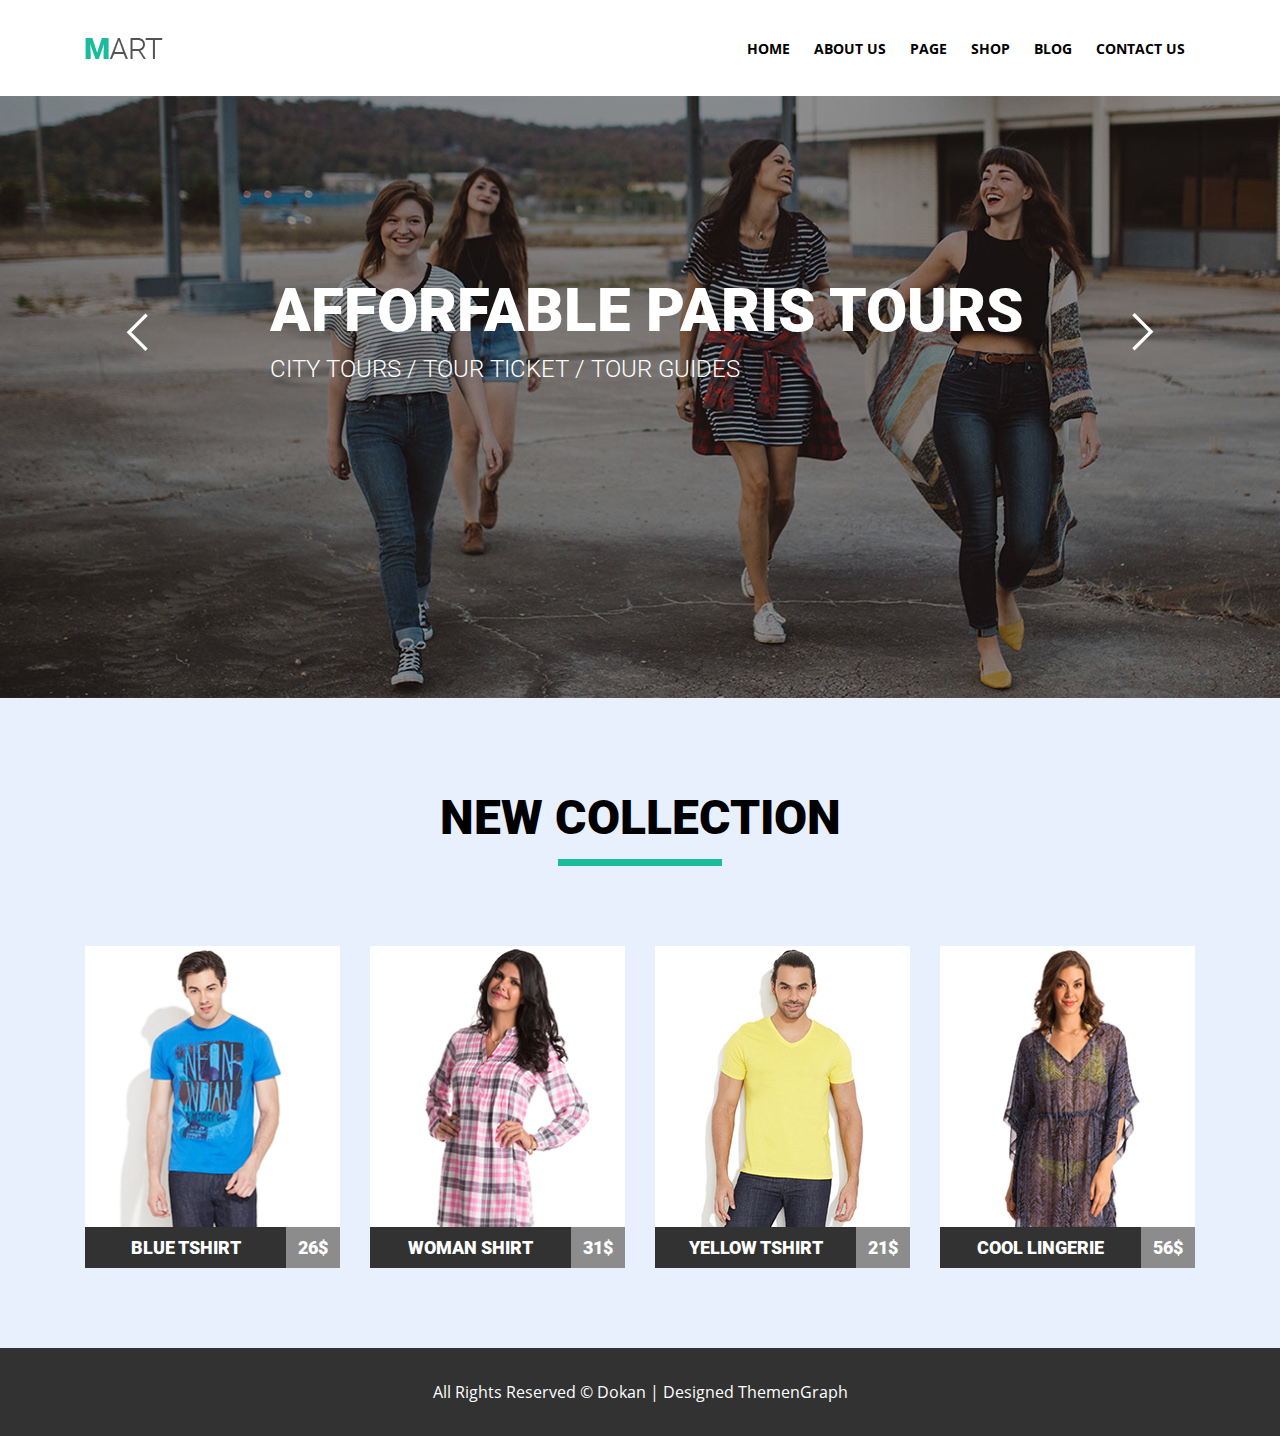
<file: home-work5/index.html>
<!DOCTYPE html>
<html lang="en">
<head>
    <meta charset="UTF-8">
    <meta name="viewport" content="width=device-width, initial-scale=1.0">
    <meta http-equiv="X-UA-Compatible" content="ie=edge">
    <link rel="stylesheet" href="../hw4/normalize.css">
    <link rel="stylesheet" href="../home-work5/style.css">
    <title>Homework</title>
</head>
<body>
    <header class="header">
        <div class="site-menu">
            <nav class="navigation clearfix">
                <a href="#"><img src="../home-work5/img/logo.png" alt="">
                </a>
                <ul class="menu">
                    <li><a href="" class="change">home</a></li>
                    <li><a href="" class="change">about us</a></li>
                    <li><a href="" class="change">page</a></li>
                    <li><a href="" class="change">shop</a></li>
                    <li><a href="" class="change">blog</a></li>
                    <li><a href="" class="change">contact us</a></li>
                </ul>
            </nav>
        </div>    
    </header>
    <main>
        <section class="first">
            <div class="moving-gallery">
                    <div class="slider">
                        <ul class="slider--menu">
                            <li>
                            <h2>afforfable paris tours</h2>
                            <p>city tours / tour ticket / tour guides</p>
                            </li>
                        </ul>
                        <button class="slider-ctrl slider-ctrl-prev"></button>
                        <button class="slider-ctrl slider-ctrl-next"></button>
                    </div>
            </div>
        </section>
        <section class="second">
            <div class="main-gallery">
                <h2>new collection</h2>
                <ul class="gallery">
                    <li class="part">
                        <div class="overlay">
                        </div>
                            <ul class="inner__overlay">
                                <li class="wrap">
                                    <button class="d__img card-1">
                                    </button>
                                    <button class="d__img card-2">
                                    </button>
                                    <button class="d__img card-3">
                                    </button>
                                </li>
                                <div class="single">
                                    <button class="d__img card-4">
                                        <p class="inner__single">add to cart</p>
                                </button>
                                </div>  
                            </ul>
                        <img src="../home-work5/img/blue-man.png" alt="" class="img">
                        <p class="inner__part">blue tshirt<span class="price">26$</span></p>
                        </li>
                    <li class="part">
                        <div class="overlay">
                        </div>
                            <ul class="inner__overlay">
                                <li class="wrap">
                                    <button class="d__img card-1">
                                    </button>
                                    <button class="d__img card-2">
                                    </button>
                                    <button class="d__img card-3">
                                    </button>
                                </li>
                                <div class="single">
                                    <button class="d__img card-4">
                                    <p class="inner__single">add to cart</p>
                                </button>
                                </div> 
                            </ul>
                        <img src="../home-work5/img/girl.png" alt="" class="img">
                        <p class="inner__part">woman shirt<span class="price">31$</span></p>
                        </li>
                    <li class="part">
                        <div class="overlay">
                        </div>
                        <ul class="inner__overlay">
                            <li class="wrap">
                                <button class="d__img card-1">
                                </button>
                                <button class="d__img card-2">
                                </button>
                                <button class="d__img card-3">
                                </button>
                            </li>
                            <div class="single">
                                <button class="d__img card-4">
                                <p class="inner__single">add to cart</p>
                            </button>
                            </div>  
                        </ul>
                        <img src="../home-work5/img/white-man.jpg" alt="" class="img">
                        <p class="inner__part">yellow tshirt<span class="price">21$</span></p>
                    </li>
                    <li class="part">
                        <div class="overlay">
                        </div>
                            <ul class="inner__overlay">
                                <li class="wrap">
                                    <button class="d__img card-1">
                                    </button>
                                    <button class="d__img card-2">
                                    </button>
                                    <button class="d__img card-3">
                                    </button>
                                </li>
                                <div class="single">
                                    <button class="d__img card-4">
                                    <p class="inner__single">add to cart</p>
                                </button>
                                </div>  
                            </ul>
                        <img src="../home-work5/img/another-girl (1).png" alt="" class="img">
                        <p class="inner__part">cool lingerie<span class="price">56$</span></p>
                    </li>
                </ul>
            </div>
        </section>
    </main>
    <footer>
        <div class="footer">
            <p class="p">All Rights Reserved © Dokan | Designed <span class="span">ThemenGraph</span></p>
        </div>
    </footer>
</body>
</html>
</file>
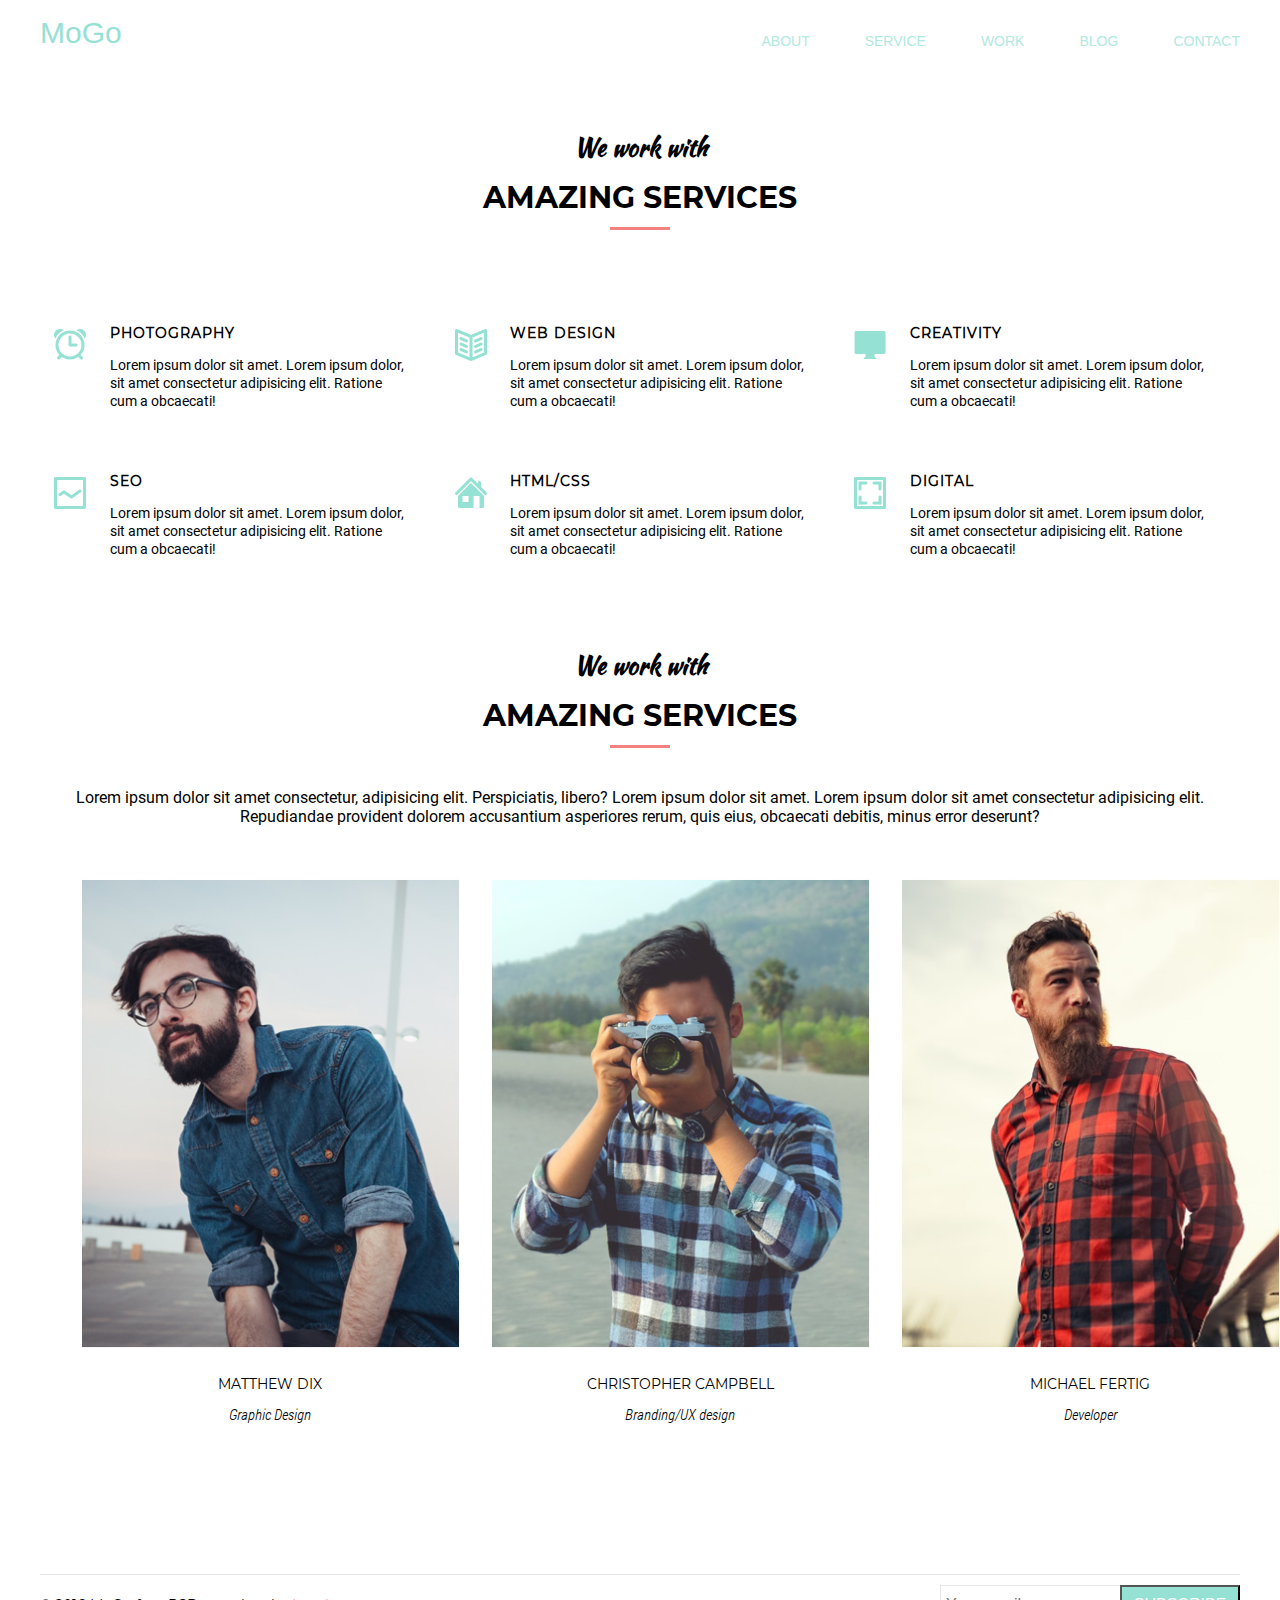
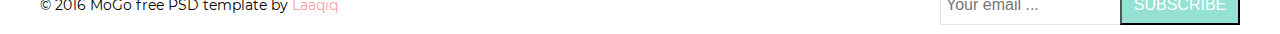
<file: home-work6/index.html>
<!DOCTYPE html>
<html lang="en">
<head>
  <meta charset="UTF-8">
  <meta name="viewport" content="width=device-width, initial-scale=1.0">
  <meta http-equiv="X-UA-Compatible" content="ie=edge">
  <link rel="stylesheet" href="../home-work6/css/normalize.css">
  <link rel="stylesheet" href="../home-work6/css/style.css">
  <title>Document</title>
</head>
<body>
  <header class="header">
      <a href="#" class="logo">MoGo</a>
      <nav>
        <ul class="menu__navigation">
          <li class="menu__item"><a href="#" class="active">about</a></li>
          <li class="menu__item"><a href="#" class="active">service</a></li>
          <li class="menu__item"><a href="#" class="active">work</a></li>
          <li class="menu__item"><a href="#" class="active">blog</a></li>
          <li class="menu__item"><a href="#" class="active">contact</a></li>
        </ul>
      </nav>
  </header>
  <main class="main">
    <section class="section__firs">
      <div class="container">
       <h2 class="header__box2"> <span class="header__box1">We work with </span> AMAZING SERVICES </h2>
      <ul class="box">
        <li class="box__item">
          <div class="box__item_1">
          <div class="inner__box">
            <h3>Photography</h3>
            <p>Lorem ipsum dolor sit amet. Lorem ipsum dolor, sit amet consectetur adipisicing elit. Ratione cum a obcaecati!
            </p>
          </div>
          </div>
        </li>
        <li class="box__item">
          <div class="box__item_2">         
          <div class="inner__box">
            <h3>web design</h3>
            <p>Lorem ipsum dolor sit amet. Lorem ipsum dolor, sit amet consectetur adipisicing elit. Ratione cum a obcaecati!
            </p>
          </div>
          </div>
        </li>
        <li class="box__item">
          <div class="box__item_3">          
          <div class="inner__box">
            <h3>creativity</h3>
            <p>Lorem ipsum dolor sit amet. Lorem ipsum dolor, sit amet consectetur adipisicing elit. Ratione cum a obcaecati!
            </p>
          </div>
          </div>
        </li>
        <li class="box__item">
          <div class="box__item_4">          
          <div class="inner__box">
            <h3>seo</h3>
            <p>Lorem ipsum dolor sit amet. Lorem ipsum dolor, sit amet consectetur adipisicing elit. Ratione cum a obcaecati!
            </p>
          </div>
          </div>
        </li>
        <li class="box__item">
          <div class="box__item_5">          
          <div class="inner__box">
            <h3>html/css</h3>
            <p>Lorem ipsum dolor sit amet. Lorem ipsum dolor, sit amet consectetur adipisicing elit. Ratione cum a obcaecati!
            </p>
          </div>
          </div>
        </li>
        <li class="box__item">
          <div class="box__item_6">          
          <div class="inner__box">
            <h3>digital</h3>
            <p>Lorem ipsum dolor sit amet. Lorem ipsum dolor, sit amet consectetur adipisicing elit. Ratione cum a obcaecati!
            </p>
          </div>
          </div>
        </li>
      </ul>
    </div>
    </section>
    <section class="section__second">
      <div class="container">
        <h2 class="header__box2"> <span class="header__box1">We work with </span> AMAZING SERVICES </h2>
        <p class="header__box3">Lorem ipsum dolor sit amet consectetur, adipisicing elit. Perspiciatis, libero? Lorem ipsum dolor sit amet. Lorem ipsum dolor sit amet consectetur adipisicing elit. Repudiandae provident dolorem accusantium asperiores rerum, quis eius, obcaecati debitis, minus error deserunt?
        </p>
      </div>
      <ul class="gallery">
        <li class="gallery__item">
          <img src="img/man-glasses.jpg" alt="" class="gallery__img bg">
          <ul class="sprite koe">
            <li class="sprite__img"><a href="#"class="sprite__img_1"></a></li>
            <li class="sprite__img"><a href="#"class="sprite__img_2"></a></li>
            <li class="sprite__img"><a href="#"class="sprite__img_3"></a></li>
            <li class="sprite__img"><a href="#"class="sprite__img_4"></a></li>  
          </ul>
          <p class="gallery__p1">matthew dix</p>
          <p class="gallery__p2">Graphic Design</p>
        </li>
        <li class="gallery__item">
          <img src="img/photograph.jpg" alt="" class="gallery__img">
          <ul class="sprite koe">
            <li class="sprite__img"><a href="#"class="sprite__img_1"></a></li>
            <li class="sprite__img"><a href="#"class="sprite__img_2"></a></li>
            <li class="sprite__img"><a href="#"class="sprite__img_3"></a></li>
            <li class="sprite__img"><a href="#"class="sprite__img_4"></a></li>   
          </ul>
          <p class="gallery__p1">Christopher Campbell</p>
          <p class="gallery__p2">Branding/UX design</p>
        </li>
        <li class="gallery__item">
          <img src="img/bright-man.jpg" alt="" class="gallery__img">
          <ul class="sprite koe">
            <li class="sprite__img"><a href="#"class="sprite__img_1"></a></li>
            <li class="sprite__img"><a href="#"class="sprite__img_2"></a></li>
            <li class="sprite__img"><a href="#"class="sprite__img_3"></a></li>
            <li class="sprite__img"><a href="#"class="sprite__img_4"></a></li>   
          </ul>
          <p class="gallery__p1">Michael Fertig </p>
          <p class="gallery__p2">Developer</p>
        </li>
      </ul>
    </section>
  </main>
  <footer class="footer">
      <p class="footer__p">© 2016 MoGo free PSD template by <span class="auther">Laaqiq</span></p>
      <form action="#" class="form">
        <input type="text" placeholder="Your email ..." class="input input__left">
        <input type="submit" value="subscribe" class="input input__right">
      </form>
  </footer>
</body>
</html>
</file>
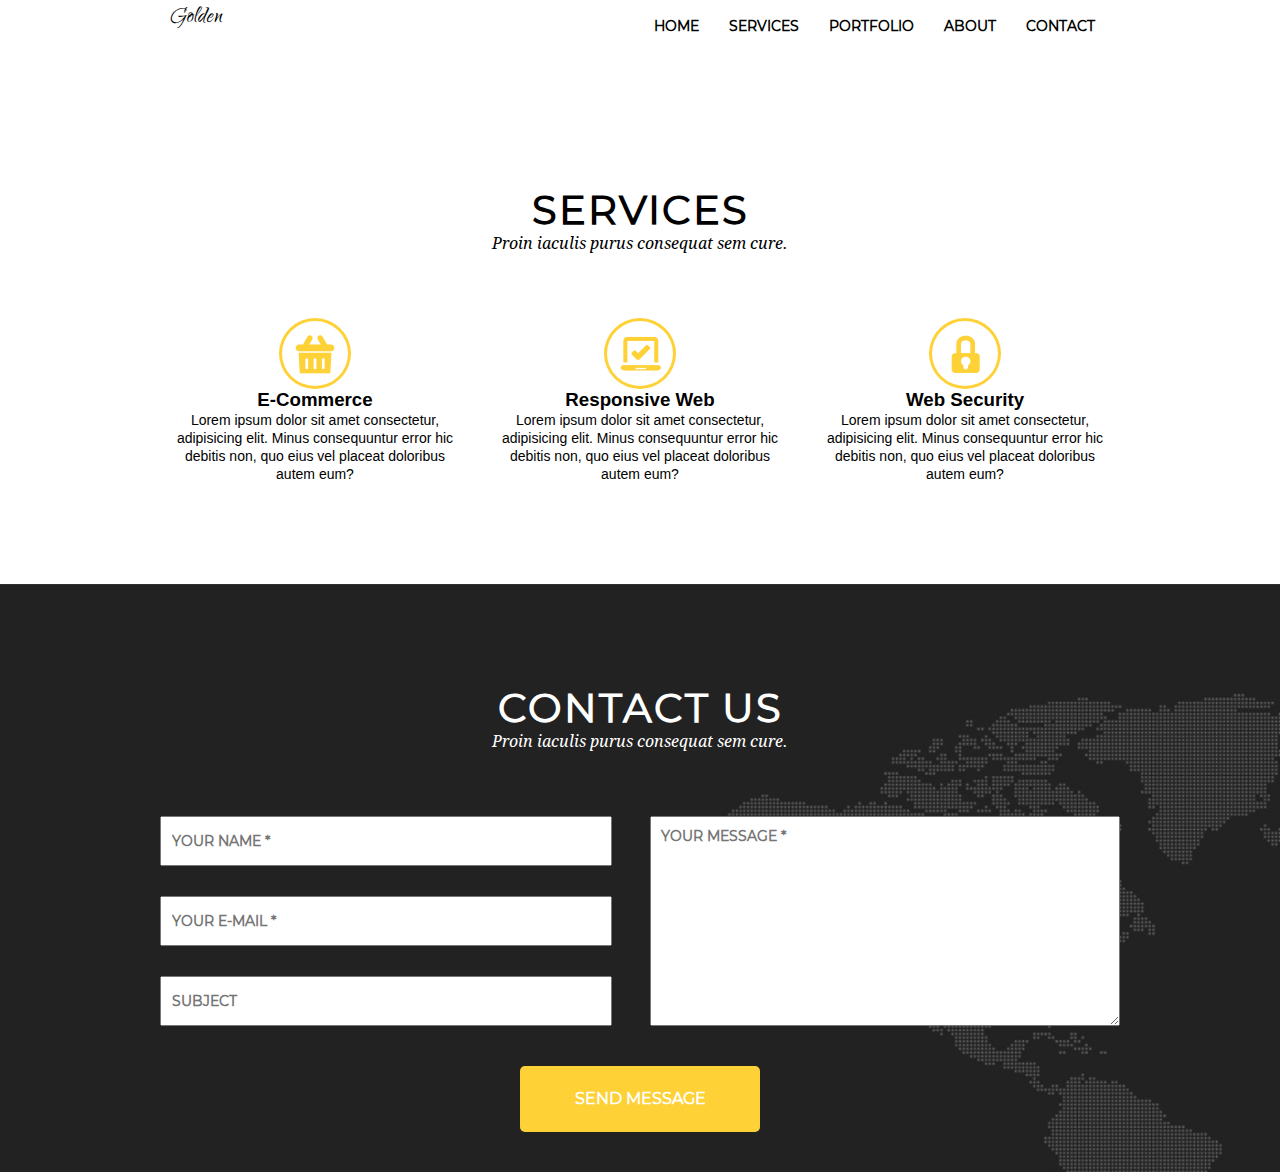
<file: home-work7/index.html>
<!DOCTYPE html>
<html lang="en">
<head>
  <meta charset="UTF-8">
  <meta name="viewport" content="width=device-width, initial-scale=1.0">
  <meta http-equiv="X-UA-Compatible" content="ie=edge">
  <link rel="stylesheet" href="../home-work7/css/normalise.css">
  <link rel="stylesheet" href="../home-work7/css/style.css">
  <title>Document</title>
</head>
<body>
  <header class="header">
      <div class="logo">
        <a href="#"class="logo__inner">Golden</a>
    </div>
        <nav class="navigation">
          <ul class="nav__inner">
           <li class="nav__item"><a class="item">home</a></li>
            <li class="nav__item"><a class="item">services</a></li>
            <li class="nav__item"><a class="item">portfolio</a></li>
            <li class="nav__item"><a class="item">about</a></li>
            <li class="nav__item"><a class="item">contact</a></li>
          </ul>
        </nav>
  </header>
  <main>
    <section class="section__01">
      <div class="hat">
        <h2 class="hat__h2-first">Services</h1>
        <p class="hat__p-first">Proin iaculis purus consequat sem cure. </p>
      </div>
      <ul class="gallery">
        <li class="gallery__item">
          <div class="gallery__item_1">
          <h3 class="item__h3">E-Commerce</h3>
          <p class="item__p">Lorem ipsum dolor sit amet consectetur, adipisicing elit. Minus consequuntur error hic debitis non, quo eius vel placeat doloribus autem eum?
          </p>
        </div>
        </li>
        <li class="gallery__item">
          <div class="gallery__item_2">
          <h3 class="item__h3">Responsive Web</h3>
          <p class="item__p">Lorem ipsum dolor sit amet consectetur, adipisicing elit. Minus consequuntur error hic debitis non, quo eius vel placeat doloribus autem eum?
          </p>
          </div>
        </li>
        <li class="gallery__item">
          <div class="gallery__item_3">
          <h3 class="item__h3">Web Security</h3>
          <p class="item__p">Lorem ipsum dolor sit amet consectetur, adipisicing elit. Minus consequuntur error hic debitis non, quo eius vel placeat doloribus autem eum?
          </p>
          </div>
        </li>
      </ul>
    </section>
    <div class="section__02">
      <div class="section__02-inner">
        <div class="hat">
          <h2 class="hat__h2">contact us</h2>
          <p  class="hat__p">Proin iaculis purus consequat sem cure. </p>
        </div>
        <div class="connect">
          <form action="" class="form">
            <div class="form__left">
              <input type="text" name="name" class="form__left__item border" required placeholder="your name *">
              <input type="text" name="e-mail" class="form__left__item border" required placeholder="your e-mail *">
              <input type="text" name="subject" class="form__left__item" placeholder="subject" >          
            </div>
            <div class="form__right">
              <textarea name="message" placeholder="your message *" id="" cols="30" rows="10" class="form__right-item border" required></textarea>
            </div>
            <div class="button">
              <input type="submit" name="send" value="send message" id="" class="button__inner">
            </div>
          </form>
        </div>
      </div>
    </div>
  </main>
</body>
</html>
</file>
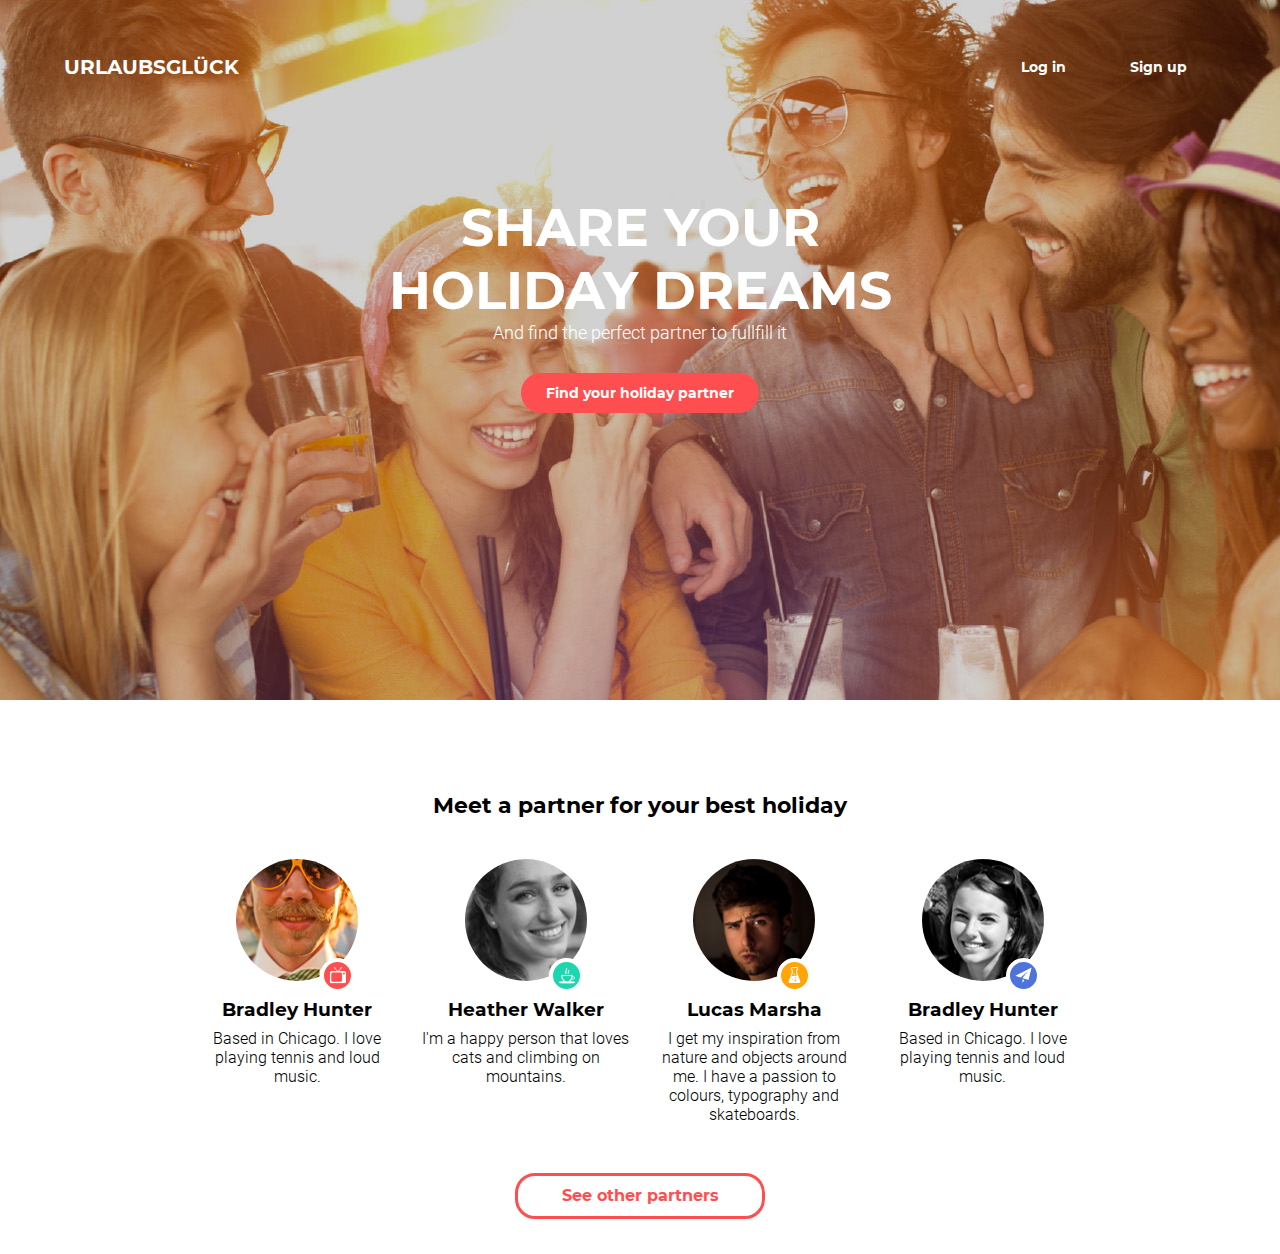
<file: home-work8/index.html>
<!DOCTYPE html>
<html lang="en">
<head>
    <meta charset="UTF-8">
    <meta name="viewport" content="width=device-width, initial-scale=1.0">
    <meta http-equiv="X-UA-Compatible" content="ie=edge">
    <link rel="stylesheet" href="../home-work8/css/normalise.css">
    <link rel="stylesheet" href="../home-work8/css/style.css">
    <title>Document</title>
</head>
<body>
  <header>
    <div class="container">
      <div class="section ">
        <nav class="content">
          <div class="menu">
            <button type="text" class="button">Log in</button>
            <button type="text" class="button">Sign up</button>
          </div>
          <h1>URLAUBSGLÜCK</h1>
        </nav>
        <div class="menu_text">
          <h2 class="menu_text_h">SHARE YOUR <br> HOLIDAY DREAMS</h2>
          <p class="menu_text_p">And find the perfect partner to fullfill it</p>
          <button class="middle_button">Find your holiday partner</button>
        </div>
      </div>
    </div>
  </header>
  <main>
    <section class="second_section">
      <h2 class="card__second_section">Meet a partner for your best holiday</h2>
      <div class="card">
        <div class="item first">
          <div class="picture">
            <img src="img/mestashe-m.png" alt="" class="people">
            <div class="icon tv">
            </div>
          </div>
          <div class="information">
            <h3 class="information_h">Bradley Hunter</h3>
            <p class="information_p">Based in Chicago. I love playing tennis and loud music.</p>
          </div>
        </div>
        <div class="item second">
          <div class="picture">
            <img src="img/black-man-m.png" alt="" class="people">
            <div class="icon flask">
            </div>
          </div>
          <div class="information">
            <h3 class="information_h">Lucas Marsha</h3>
            <p class="information_p">I get my inspiration from nature and objects around me. I have a passion to colours, typography and skateboards.
            </p>
          </div>
        </div>
        <div class="item third">
          <div class="picture">
            <img src="img/girl-m.png" alt="" class="people">
            <div class="icon cup">
            </div>
          </div>
          <div class="information">
            <h3 class="information_h">Heather Walker</h3>
            <p class="information_p">I'm a happy person that loves cats and climbing on mountains.
            </p>
          </div>
        </div>
        <div class="item fourth">
          <div class="picture">
            <img src="img/girl-smile-m.png" alt="" class="people">
            <div class="icon telegram">
              <!-- <img src="img/telegram.png" alt="" class="icon-img blue"> -->
            </div>
          </div>
          <div class="information">
            <h3 class="information_h">Bradley Hunter</h3>
            <p class="information_p">Based in Chicago. I love playing tennis and loud music.</p>
          </div>
        </div>
      </div>
      <button class="button_down">See other partners</button>
    </section>
  </main>
</body>
</html>
</file>
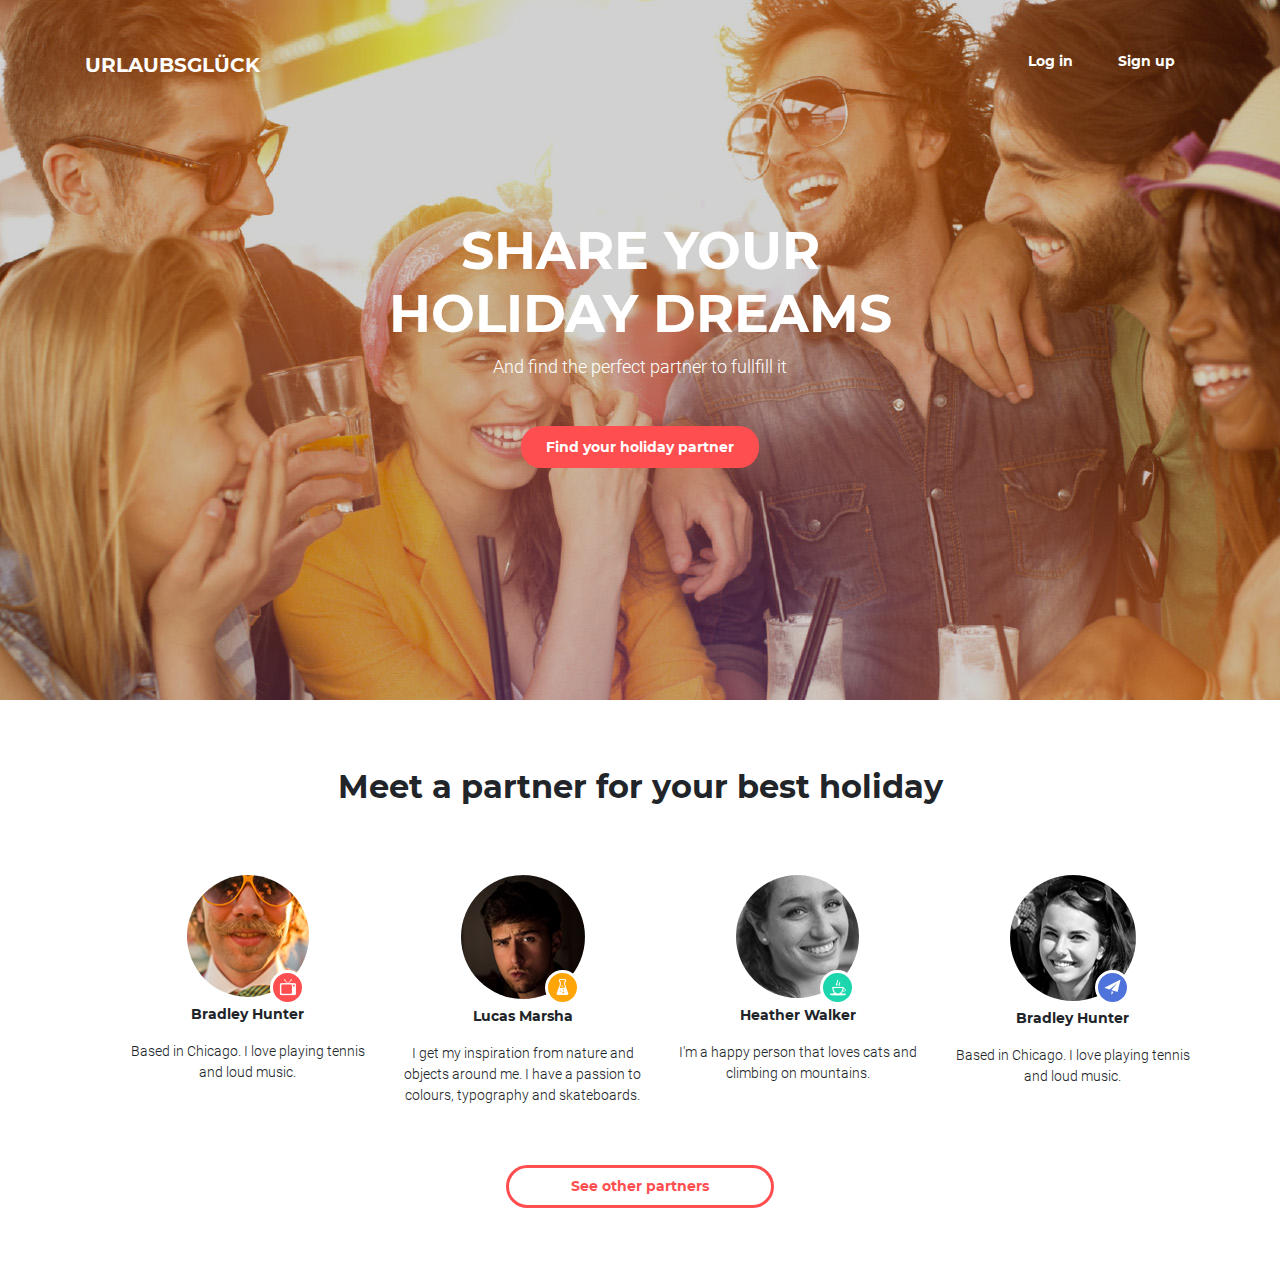
<file: home-work9/index.html>
<!DOCTYPE html>
<html lang="en">
<head>
    <meta charset="UTF-8">
    <meta name="viewport" content="width=device-width, initial-scale=1.0">
    <meta http-equiv="X-UA-Compatible" content="ie=edge">
    <link rel="stylesheet" href="../home-work9/css/style.css">
    <link rel="stylesheet" href="../home-work9/css/bootstrap/css/bootstrap.min.css">
    <title>Document</title>
</head>
<body>
    <div class="first-screen">
        <header class="header">
            <div class="container">
                <div class="row nav align-item-center">
                    <div class="logo col-12 col-md-6 text-center text-md-left">
                        <a href="" class="logoCard text-center">URLAUBSGLÜCK</a>
                </div>
                <div class="firstButtons col-12 col-md-6 order-first order-md-1 text-center text-md-right">
                    <button class="button">Log in</button>
                    <button class="button">Sign up</button>
            </div>
        </div>
     </div>
        </header>
        <section class="section">
            <div class="container">
                <div class="row ineer__section">
                  <div class="col-12">
                    <h2 class="tittle text-center">SHARE YOUR <br> HOLIDAY DREAMS</h2>
                    <p class="subtitle text-center">And find the perfect partner to fullfill it</p>
                    <div class=" text-center">
                        <button class="secondButton">Find your holiday partner</button>
                      </div>
                    </div>
                </div>
            </div>
        </section>
        <div class="cardPeople">
            <div class="container">
                <div class="row">
                  <div class="col-12 cardPeople_title text-center">
                <h2>Meet a partner for your best holiday</h2>
                  </div>
              </div>
              <ul class="row">
                <li class="cardPeople_item col-12 col-md-6 col-lg-3">
                  <div class="people">
                    <img src="img/mestashe-m.png" alt="" class="picture">
                    <div class="icon sign tv">
                    </div>
                  </div>
                  <h3>Bradley Hunter</h3>
                  <p>Based in Chicago. I love playing tennis and loud music.</p>
                </li>
                <li class="cardPeople_item col-12 col-md-6 col-lg-3">
                  <div class="people">
                    <img src="img/black-man-m.png" alt="" class="picture">
                    <div class="icon sign flask">
                    </div>
                  </div>
                  <h3>Lucas Marsha</h3>
                  <p>I get my inspiration from nature and objects around me. I have a passion to colours, typography and skateboards.
                  </p>
                </li>
                <li class="cardPeople_item col-12 col-md-6 col-lg-3">
                  <div class="people">
                    <img src="img/girl-m.png" alt="" class="picture">
                    <div class="icon sign cup">
                    </div>
                   </div>
                  <h3>Heather Walker</h3>
                  <p>I'm a happy person that loves cats and climbing on mountains.
                  </p>
                </li>
                <li class="cardPeople_item col-12 col-md-6 col-lg-3">
                  <div class="people">
                    <img src="img/girl-smile-m.png" alt="" class="picture">
                    <div class="icon sign telegram">
                    </div>
                  </div>
                  <h3>Bradley Hunter</h3>
                  <p>Based in Chicago. I love playing tennis and loud music.</p>
                </li>
              </ul>
              <div class="row">
                <div  class="lastButton col-12 text-center">
                  <button type="submit" class="lastButton_button">See other partners</button>
                </div>
              </div>
            </div>
        </div>
          </section>
</body>
</html>
</file>
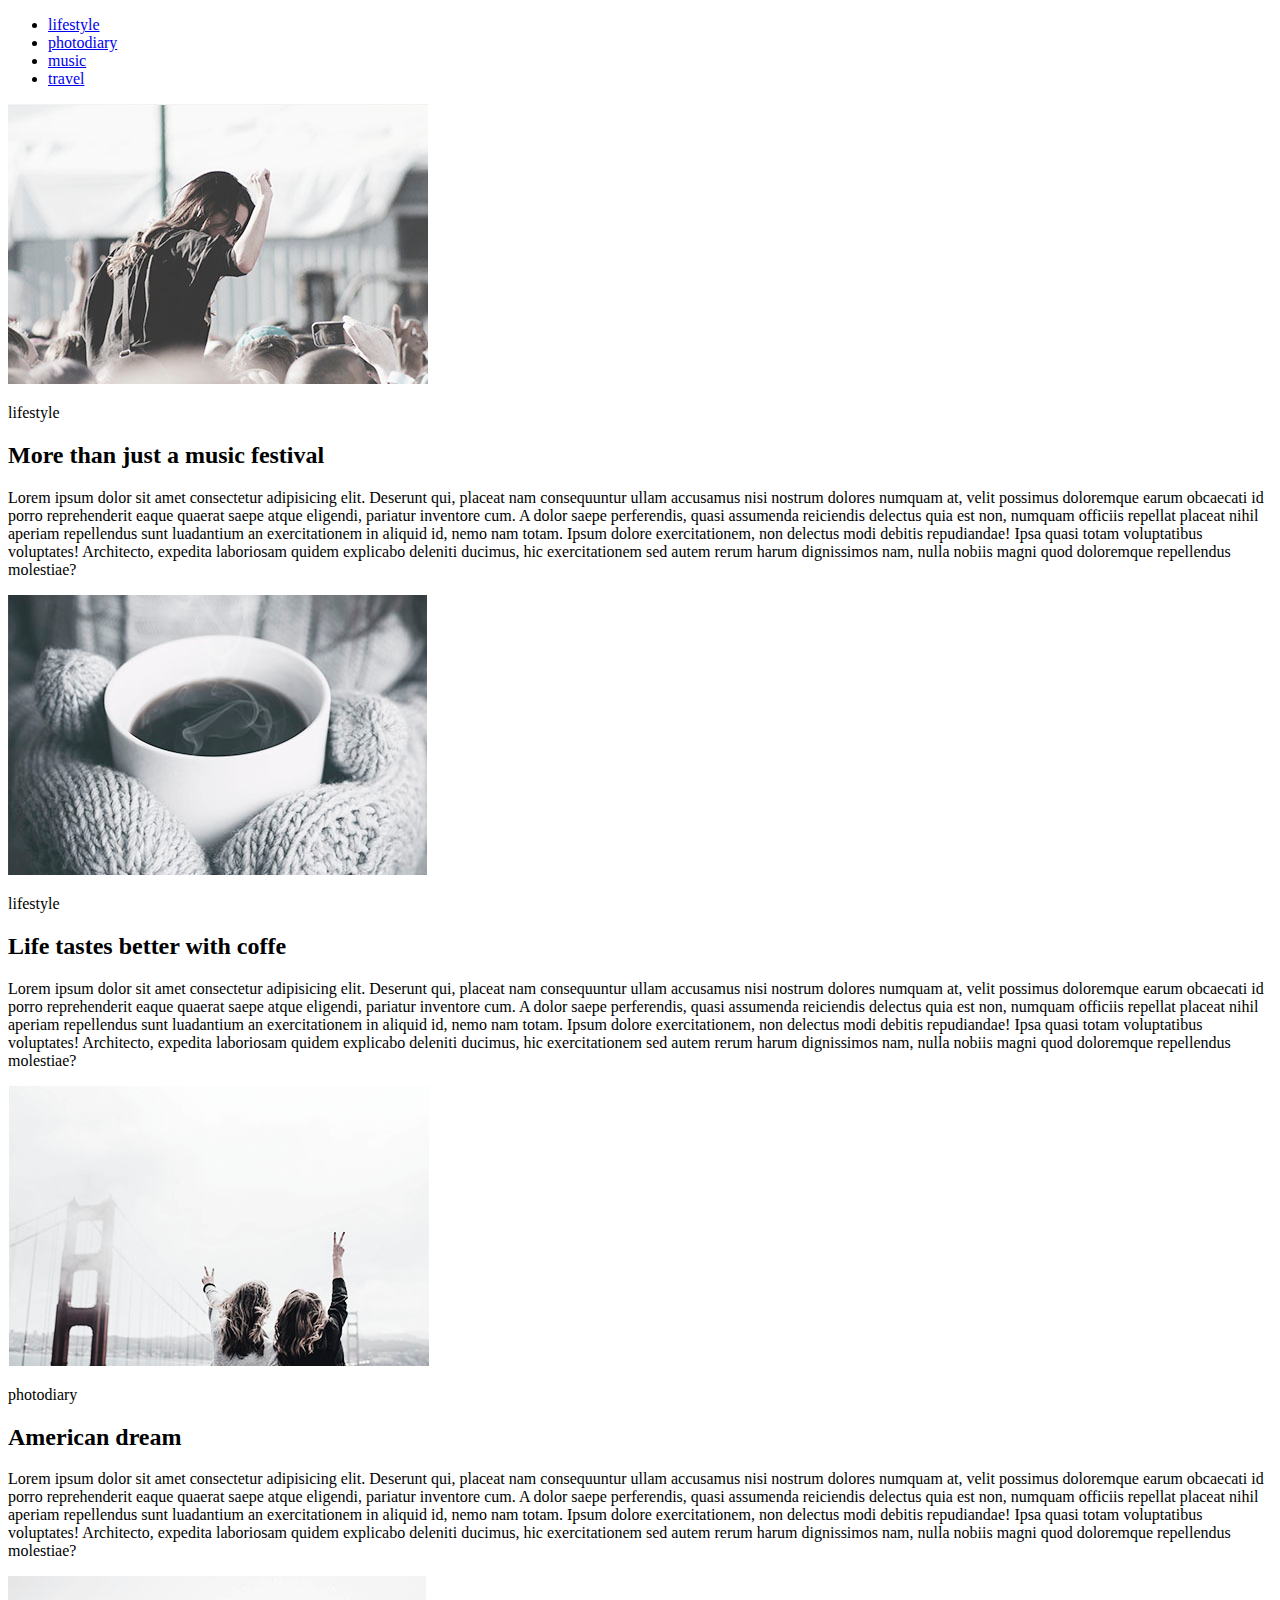
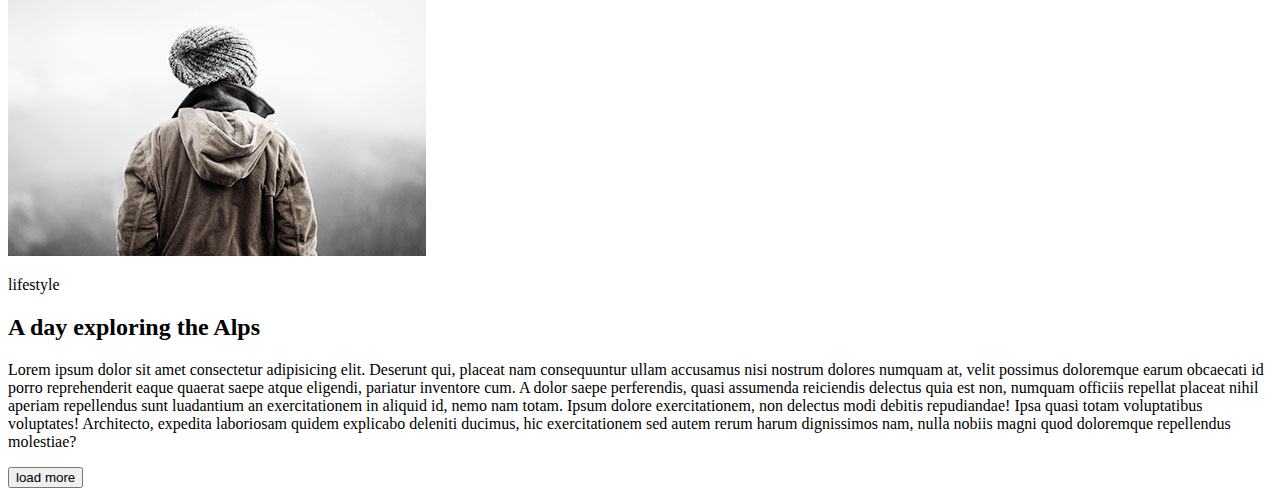
<file: hw1-2/index.html>
<!DOCTYPE html>
<html lang="en">
<head>
    <meta charset="UTF-8">
    <meta name="viewport" content="width=device-width, initial-scale=1.0">
    <meta http-equiv="X-UA-Compatible" content="ie=edge">
    <title>Homework_1</title>
</head>
<body>
<header>
<nav>
  <ul>
    <li><a href="#">lifestyle</a></li>
    <li><a href="#">photodiary</a></li>
    <li><a href="#">music</a></li>
    <li><a href="#">travel</a></li>    
  </ul>
 </nav>
 </header>
 <main>
     <section>
         <article>
 <img src="../hw1-2/img/ДЗ.jpg" alt="">
 <p>lifestyle</p>
 <h2>More than just a music festival</h2>
<p>Lorem ipsum dolor sit amet consectetur adipisicing elit. Deserunt qui, placeat nam consequuntur ullam accusamus nisi nostrum dolores numquam at, velit possimus doloremque earum obcaecati id
    porro reprehenderit eaque quaerat saepe atque eligendi, pariatur inventore cum. A dolor saepe perferendis, quasi assumenda reiciendis delectus quia est non, numquam officiis repellat placeat nihil aperiam
    repellendus sunt luadantium an exercitationem in aliquid id, nemo nam totam. Ipsum dolore exercitationem, non delectus modi debitis repudiandae! Ipsa quasi totam voluptatibus voluptates! Architecto, expedita 
    laboriosam quidem explicabo deleniti ducimus, hic exercitationem sed autem rerum harum dignissimos nam, nulla nobiis magni quod doloremque repellendus molestiae?</p>
</article>
<article>
    <img src="../hw1-2/img/дз2.jpg" alt="">
    <p>lifestyle</p>
    <h2>Life tastes better with coffe</h2>
    <p>Lorem ipsum dolor sit amet consectetur adipisicing elit. Deserunt qui, placeat nam consequuntur ullam accusamus nisi nostrum dolores numquam at, velit possimus doloremque earum obcaecati id
        porro reprehenderit eaque quaerat saepe atque eligendi, pariatur inventore cum. A dolor saepe perferendis, quasi assumenda reiciendis delectus quia est non, numquam officiis repellat placeat nihil aperiam
        repellendus sunt luadantium an exercitationem in aliquid id, nemo nam totam. Ipsum dolore exercitationem, non delectus modi debitis repudiandae! Ipsa quasi totam voluptatibus voluptates! Architecto, expedita 
        laboriosam quidem explicabo deleniti ducimus, hic exercitationem sed autem rerum harum dignissimos nam, nulla nobiis magni quod doloremque repellendus molestiae?</p>
    </article>
<article>
        <img src="../hw1-2/img/ДЗ3.jpg" alt="">
<p>photodiary</p>
<h2>American dream</h2>
<p>Lorem ipsum dolor sit amet consectetur adipisicing elit. Deserunt qui, placeat nam consequuntur ullam accusamus nisi nostrum dolores numquam at, velit possimus doloremque earum obcaecati id
    porro reprehenderit eaque quaerat saepe atque eligendi, pariatur inventore cum. A dolor saepe perferendis, quasi assumenda reiciendis delectus quia est non, numquam officiis repellat placeat nihil aperiam
    repellendus sunt luadantium an exercitationem in aliquid id, nemo nam totam. Ipsum dolore exercitationem, non delectus modi debitis repudiandae! Ipsa quasi totam voluptatibus voluptates! Architecto, expedita 
    laboriosam quidem explicabo deleniti ducimus, hic exercitationem sed autem rerum harum dignissimos nam, nulla nobiis magni quod doloremque repellendus molestiae?</p>
</article>
<article>
    <img src="../hw1-2/img/дз4.jpg" alt="">
<p>lifestyle</p>
<h2>A day exploring the Alps</h2>
<p>Lorem ipsum dolor sit amet consectetur adipisicing elit. Deserunt qui, placeat nam consequuntur ullam accusamus nisi nostrum dolores numquam at, velit possimus doloremque earum obcaecati id
    porro reprehenderit eaque quaerat saepe atque eligendi, pariatur inventore cum. A dolor saepe perferendis, quasi assumenda reiciendis delectus quia est non, numquam officiis repellat placeat nihil aperiam
    repellendus sunt luadantium an exercitationem in aliquid id, nemo nam totam. Ipsum dolore exercitationem, non delectus modi debitis repudiandae! Ipsa quasi totam voluptatibus voluptates! Architecto, expedita 
    laboriosam quidem explicabo deleniti ducimus, hic exercitationem sed autem rerum harum dignissimos nam, nulla nobiis magni quod doloremque repellendus molestiae?</p>
</article>
<button>load more</button>
</section>
  </main>
</body>
</html>
</file>
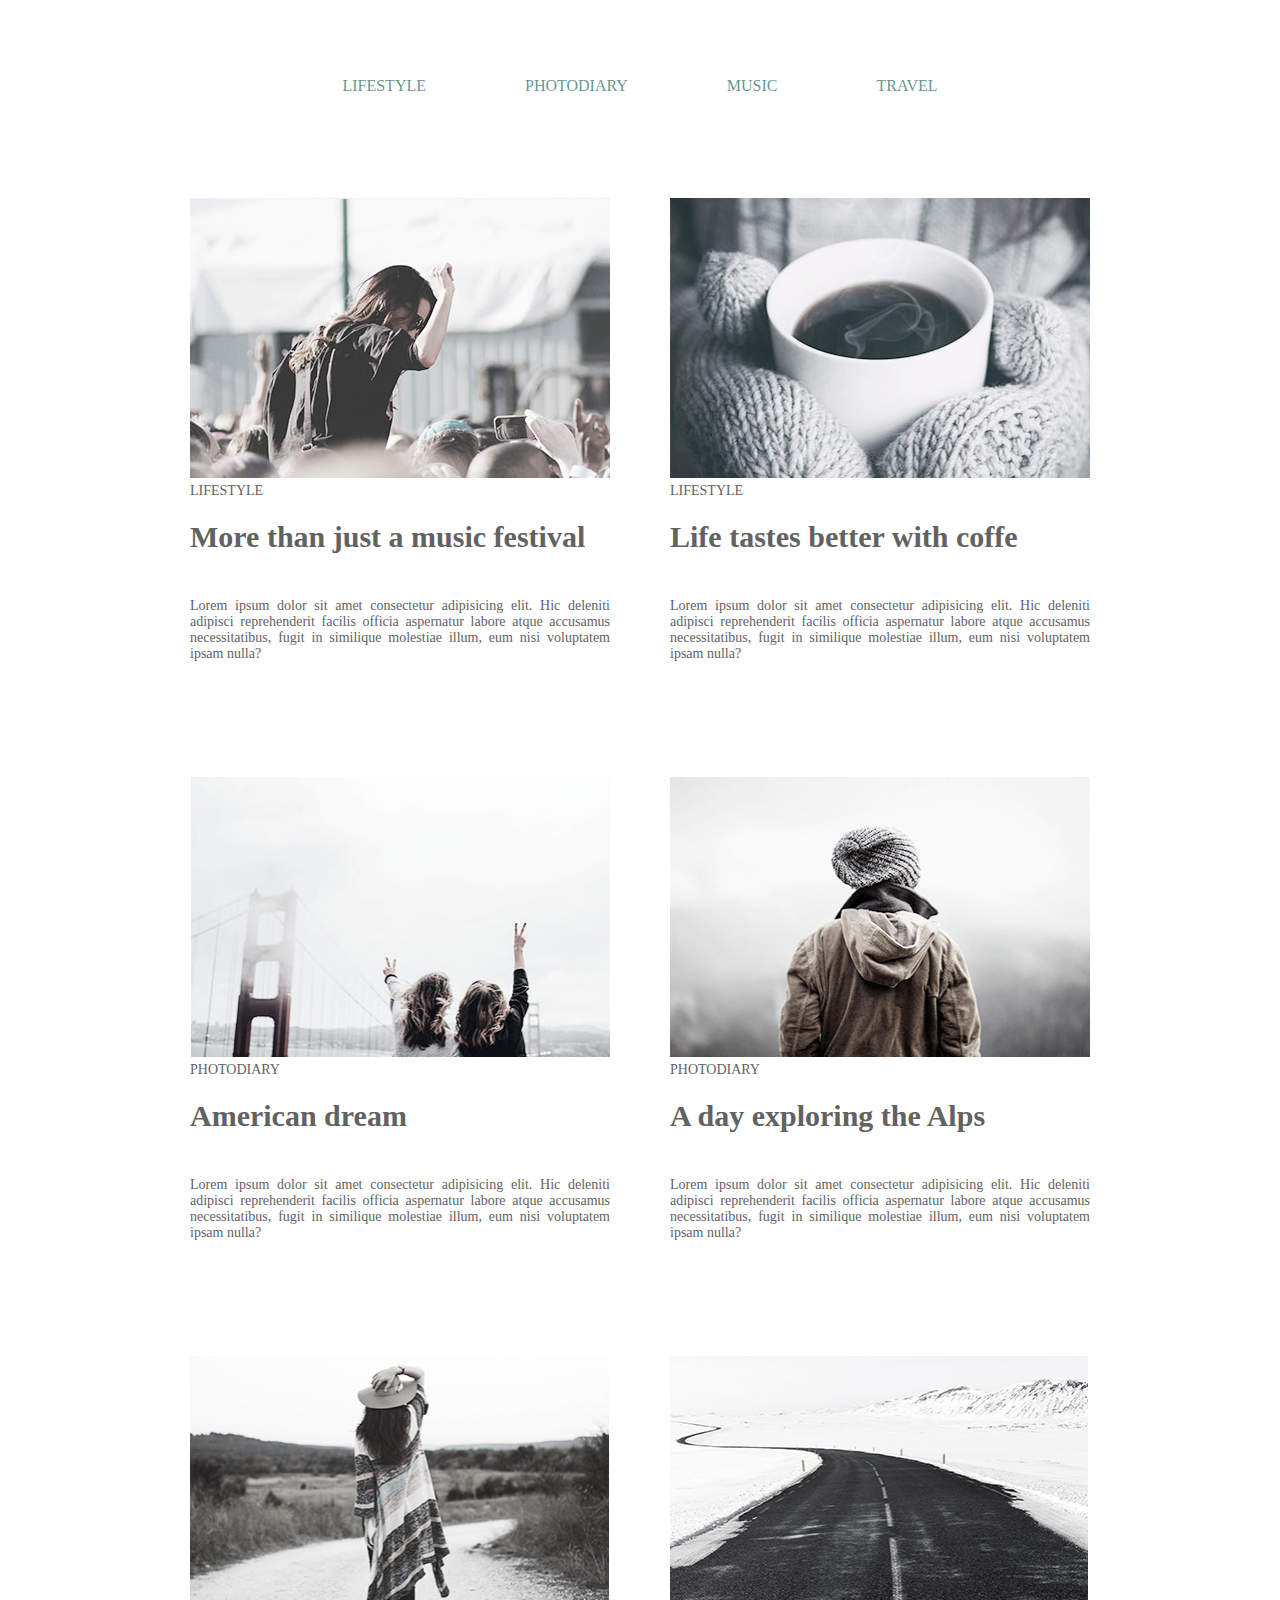
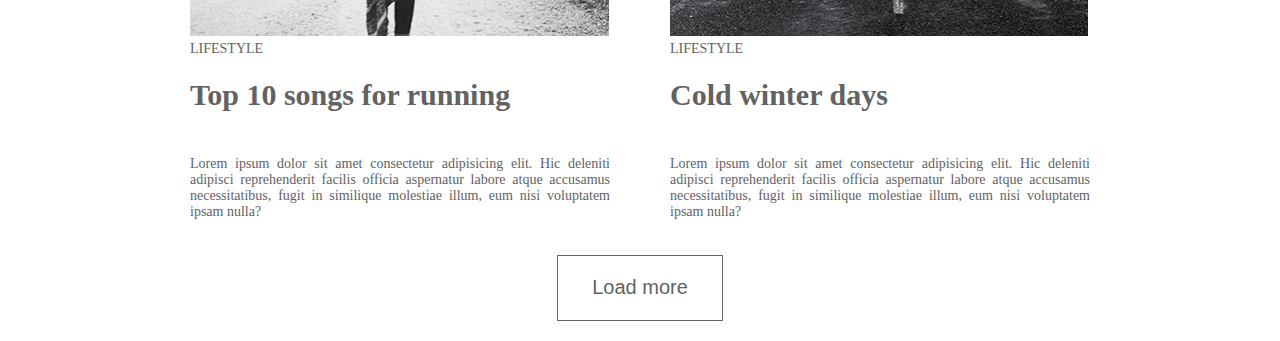
<file: hw2/index.html>
<!DOCTYPE html>
<html lang="en">
<head>
    <meta charset="UTF-8">
    <meta name="viewport" content="width=device-width, initial-scale=1.0">
    <meta http-equiv="X-UA-Compatible" content="ie=edge">
    <title>homework-01</title>
    <link rel="stylesheet" href="/hw2/css/hw_3.css">
</head >
<body class="bodyclass">

    <header class="page-header container">
        <nav class="store-nav">
            <ul class="hr">
                <li><a href="#">LIFESTYLE</a> </li>
                <li><a href="#">PHOTODIARY</a></li>
                <li><a href="#">MUSIC</a></li>
                <li><a href="#">TRAVEL</a></li>
            </ul>
        </nav>
    </header>

    <main class="container">
        <section class="feature-section">
                <article class="context bottom">
                    <img class="image" src="/hw2/img/ДЗ.jpg" alt="">
                    <p class="single">LIFESTYLE</p>
                    <h2>More than just a music festival</h2>
                    <p>Lorem ipsum dolor sit amet consectetur adipisicing elit. Hic deleniti adipisci reprehenderit facilis officia aspernatur labore atque accusamus necessitatibus, fugit in similique molestiae illum, eum nisi voluptatem ipsam nulla?</p>
                </article>
                <article class="context bottom">
                    <img class="image" src="/hw2/img/дз2.jpg" alt="">
                    <p class="single">LIFESTYLE</p>
                    <h2>Life tastes better with coffe</h2>
                    <p>Lorem ipsum dolor sit amet consectetur adipisicing elit. Hic deleniti adipisci reprehenderit facilis officia aspernatur labore atque accusamus necessitatibus, fugit in similique molestiae illum, eum nisi voluptatem ipsam nulla?</p>
                </article> 
                <article class="context bottom">
                    <img class="image" src="/hw2/img/ДЗ3.jpg" alt="">
                    <p class="single">PHOTODIARY</p>
                    <h2>American dream</h2>
                    <p>Lorem ipsum dolor sit amet consectetur adipisicing elit. Hic deleniti adipisci reprehenderit facilis officia aspernatur labore atque accusamus necessitatibus, fugit in similique molestiae illum, eum nisi voluptatem ipsam nulla?</p>
                </article>
                <article class="context bottom">
                    <img class="image" src="/hw2/img/дз4.jpg" alt="">
                    <p class="single">PHOTODIARY</p>
                    <h2>A day exploring the Alps</h2>
                    <p>Lorem ipsum dolor sit amet consectetur adipisicing elit. Hic deleniti adipisci reprehenderit facilis officia aspernatur labore atque accusamus necessitatibus, fugit in similique molestiae illum, eum nisi voluptatem ipsam nulla?</p>
                </article>
                <article class="context space">
                    <img class="image" src="/hw2/img/Дз5.jpg" alt="">
                    <p class="single">LIFESTYLE</p>
                    <h2>Top 10 songs for running</h2>
                    <p>Lorem ipsum dolor sit amet consectetur adipisicing elit. Hic deleniti adipisci reprehenderit facilis officia aspernatur labore atque accusamus necessitatibus, fugit in similique molestiae illum, eum nisi voluptatem ipsam nulla?</p>
                </article>
                <article class="context space">
                    <img class="image" src="/hw2/img/дз6.jpg" alt="">
                    <p class="single">LIFESTYLE</p>
                    <h2>Cold winter days</h2>
                    <p>Lorem ipsum dolor sit amet consectetur adipisicing elit. Hic deleniti adipisci reprehenderit facilis officia aspernatur labore atque accusamus necessitatibus, fugit in similique molestiae illum, eum nisi voluptatem ipsam nulla?</p>
                </article>
                <footer class="page-footer container">
                <button class="button">Load more</button>
                </footer>
        </section>
    </main>   
</body>
</html>
</file>
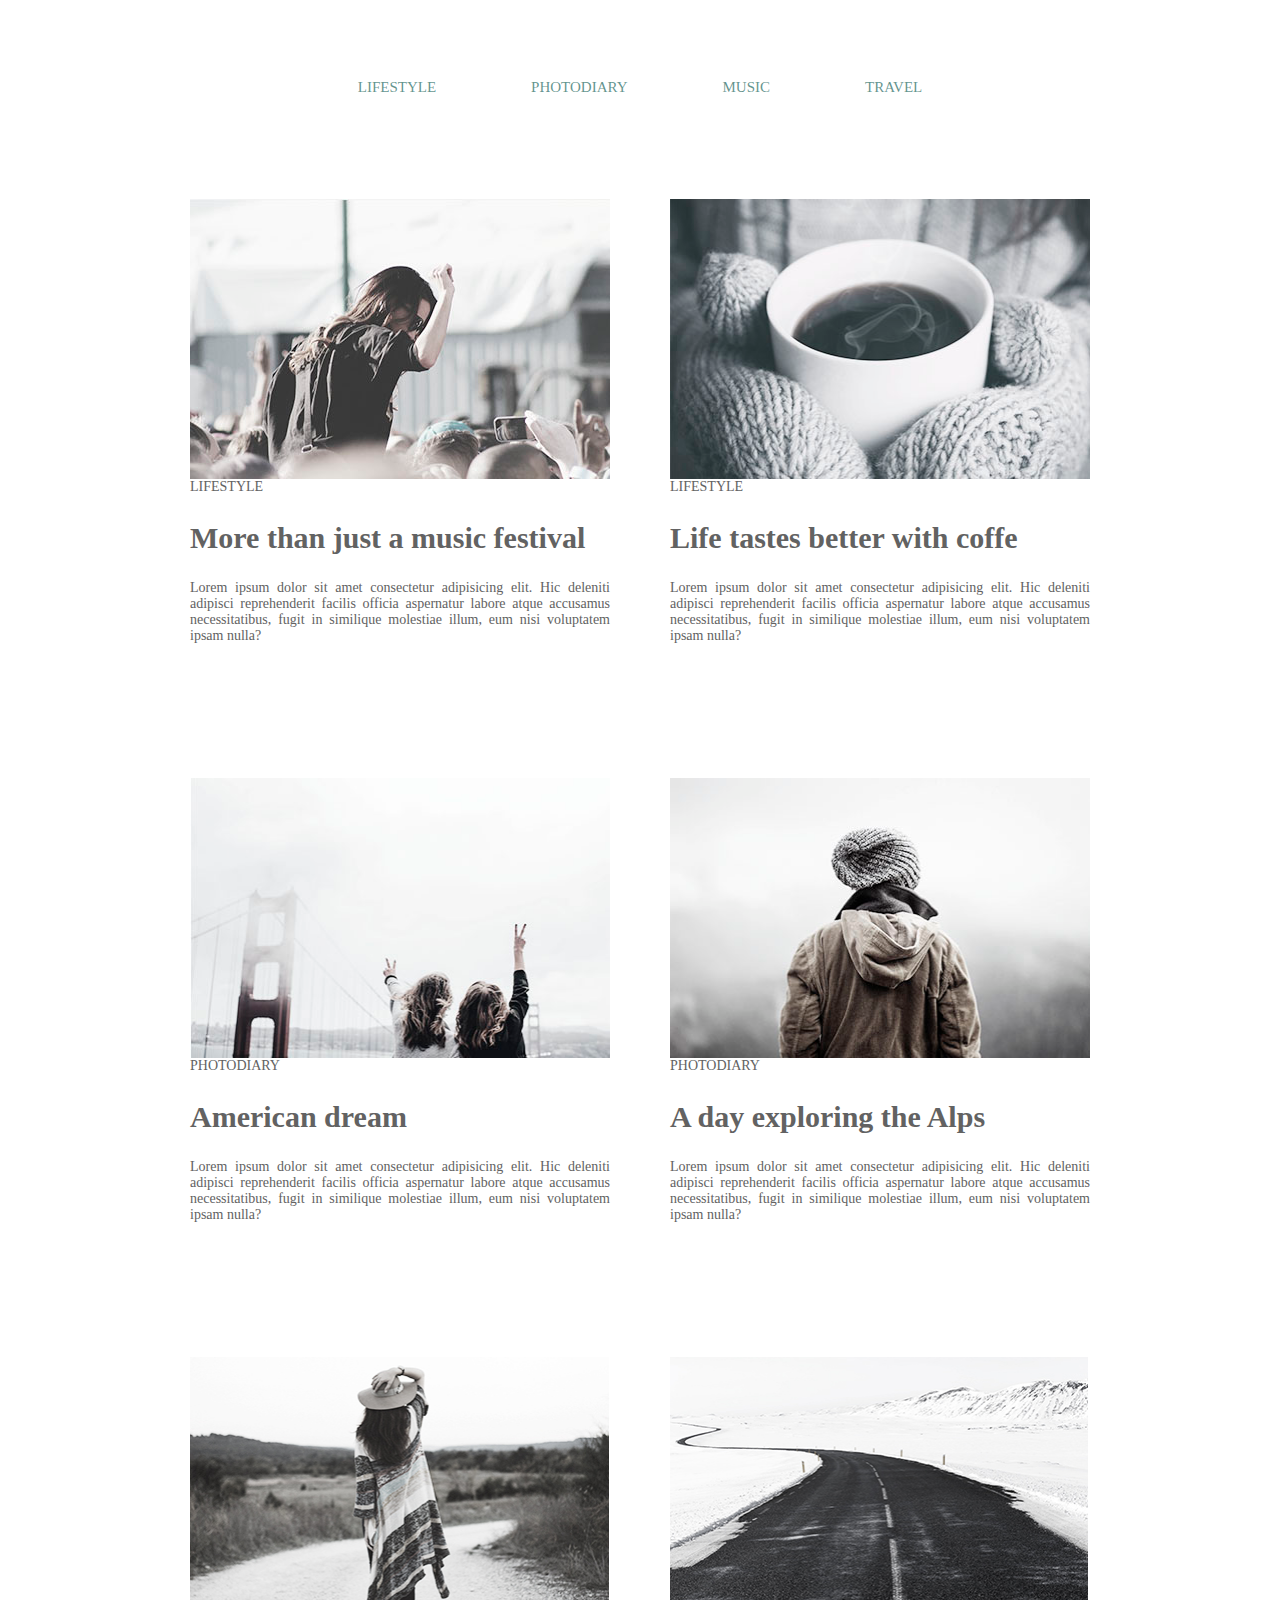
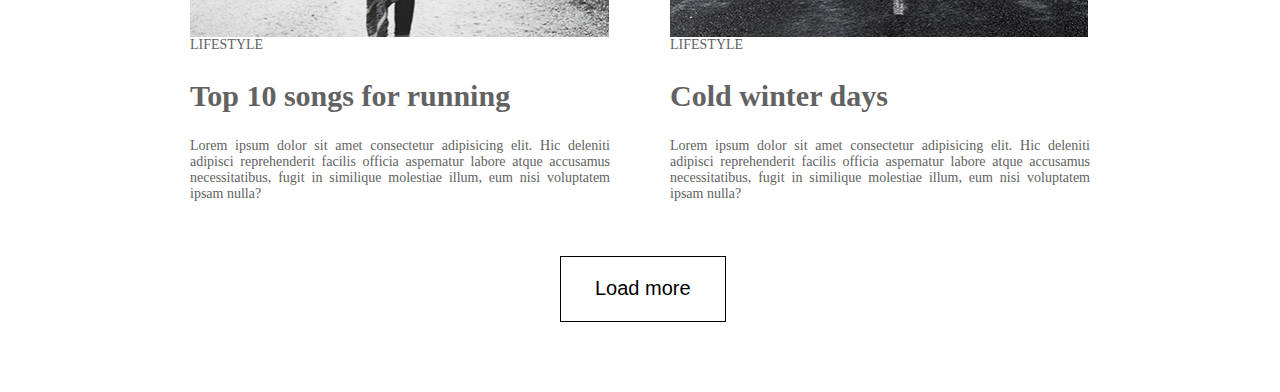
<file: hw3/index.html>
<!DOCTYPE html>
<html lang="en">
<head>
    <meta charset="UTF-8">
    <meta name="viewport" content="width=device-width, initial-scale=1.0">
    <meta http-equiv="X-UA-Compatible" content="ie=edge">
    <title>homework-01</title>
    <link rel="stylesheet" href="../hw3/css/hw_3.css">
</head >
<body class="bodyclass">

    <header class="page-header container">
        <nav class="store-nav">
            <ul class="hr">
                <li><a class="a" href="#">LIFESTYLE</a> </li>
                <li><a class="a" href="#">PHOTODIARY</a class="a"></li>
                <li><a class="a" href="#">MUSIC</a></li>
                <li><a class="a" href="#">TRAVEL</a></li>
            </ul>
        </nav>
    </header>

    <main class="container">
        <section class="feature-section">
                <article class="context bottom">
                    <img class="image" src="../hw3/img/ДЗ.jpg" alt="">
                    <p class="single">LIFESTYLE</p>
                    <h2>More than just a music festival</h2>
                    <p>Lorem ipsum dolor sit amet consectetur adipisicing elit. Hic deleniti adipisci reprehenderit facilis officia aspernatur labore atque accusamus necessitatibus, fugit in similique molestiae illum, eum nisi voluptatem ipsam nulla?</p>
                </article>
                <article class="context bottom">
                    <img class="image" src="../hw3/img/дз2.jpg" alt="">
                    <p class="single">LIFESTYLE</p>
                    <h2>Life tastes better with coffe</h2>
                    <p>Lorem ipsum dolor sit amet consectetur adipisicing elit. Hic deleniti adipisci reprehenderit facilis officia aspernatur labore atque accusamus necessitatibus, fugit in similique molestiae illum, eum nisi voluptatem ipsam nulla?</p>
                </article> 
                <article class="context bottom">
                    <img class="image" src="../hw3/img/ДЗ3.jpg" alt="">
                    <p class="single">PHOTODIARY</p>
                    <h2>American dream</h2>
                    <p>Lorem ipsum dolor sit amet consectetur adipisicing elit. Hic deleniti adipisci reprehenderit facilis officia aspernatur labore atque accusamus necessitatibus, fugit in similique molestiae illum, eum nisi voluptatem ipsam nulla?</p>
                </article>
                <article class="context bottom">
                    <img class="image" src="../hw3/img/дз4.jpg" alt="">
                    <p class="single">PHOTODIARY</p>
                    <h2>A day exploring the Alps</h2>
                    <p>Lorem ipsum dolor sit amet consectetur adipisicing elit. Hic deleniti adipisci reprehenderit facilis officia aspernatur labore atque accusamus necessitatibus, fugit in similique molestiae illum, eum nisi voluptatem ipsam nulla?</p>
                </article>
                <article class="context space">
                    <img class="image" src="../hw3/img/Дз5.jpg" alt="">
                    <p class="single">LIFESTYLE</p>
                    <h2>Top 10 songs for running</h2>
                    <p>Lorem ipsum dolor sit amet consectetur adipisicing elit. Hic deleniti adipisci reprehenderit facilis officia aspernatur labore atque accusamus necessitatibus, fugit in similique molestiae illum, eum nisi voluptatem ipsam nulla?</p>
                </article>
                <article class="context space">
                    <img class="image" src="../hw3/img/дз6.jpg" alt="">
                    <p class="single">LIFESTYLE</p>
                    <h2>Cold winter days</h2>
                    <p>Lorem ipsum dolor sit amet consectetur adipisicing elit. Hic deleniti adipisci reprehenderit facilis officia aspernatur labore atque accusamus necessitatibus, fugit in similique molestiae illum, eum nisi voluptatem ipsam nulla?</p>
                </article>
                <button class="button">Load more</button>
                </section>
    </main>   
</body>
</html>
</file>
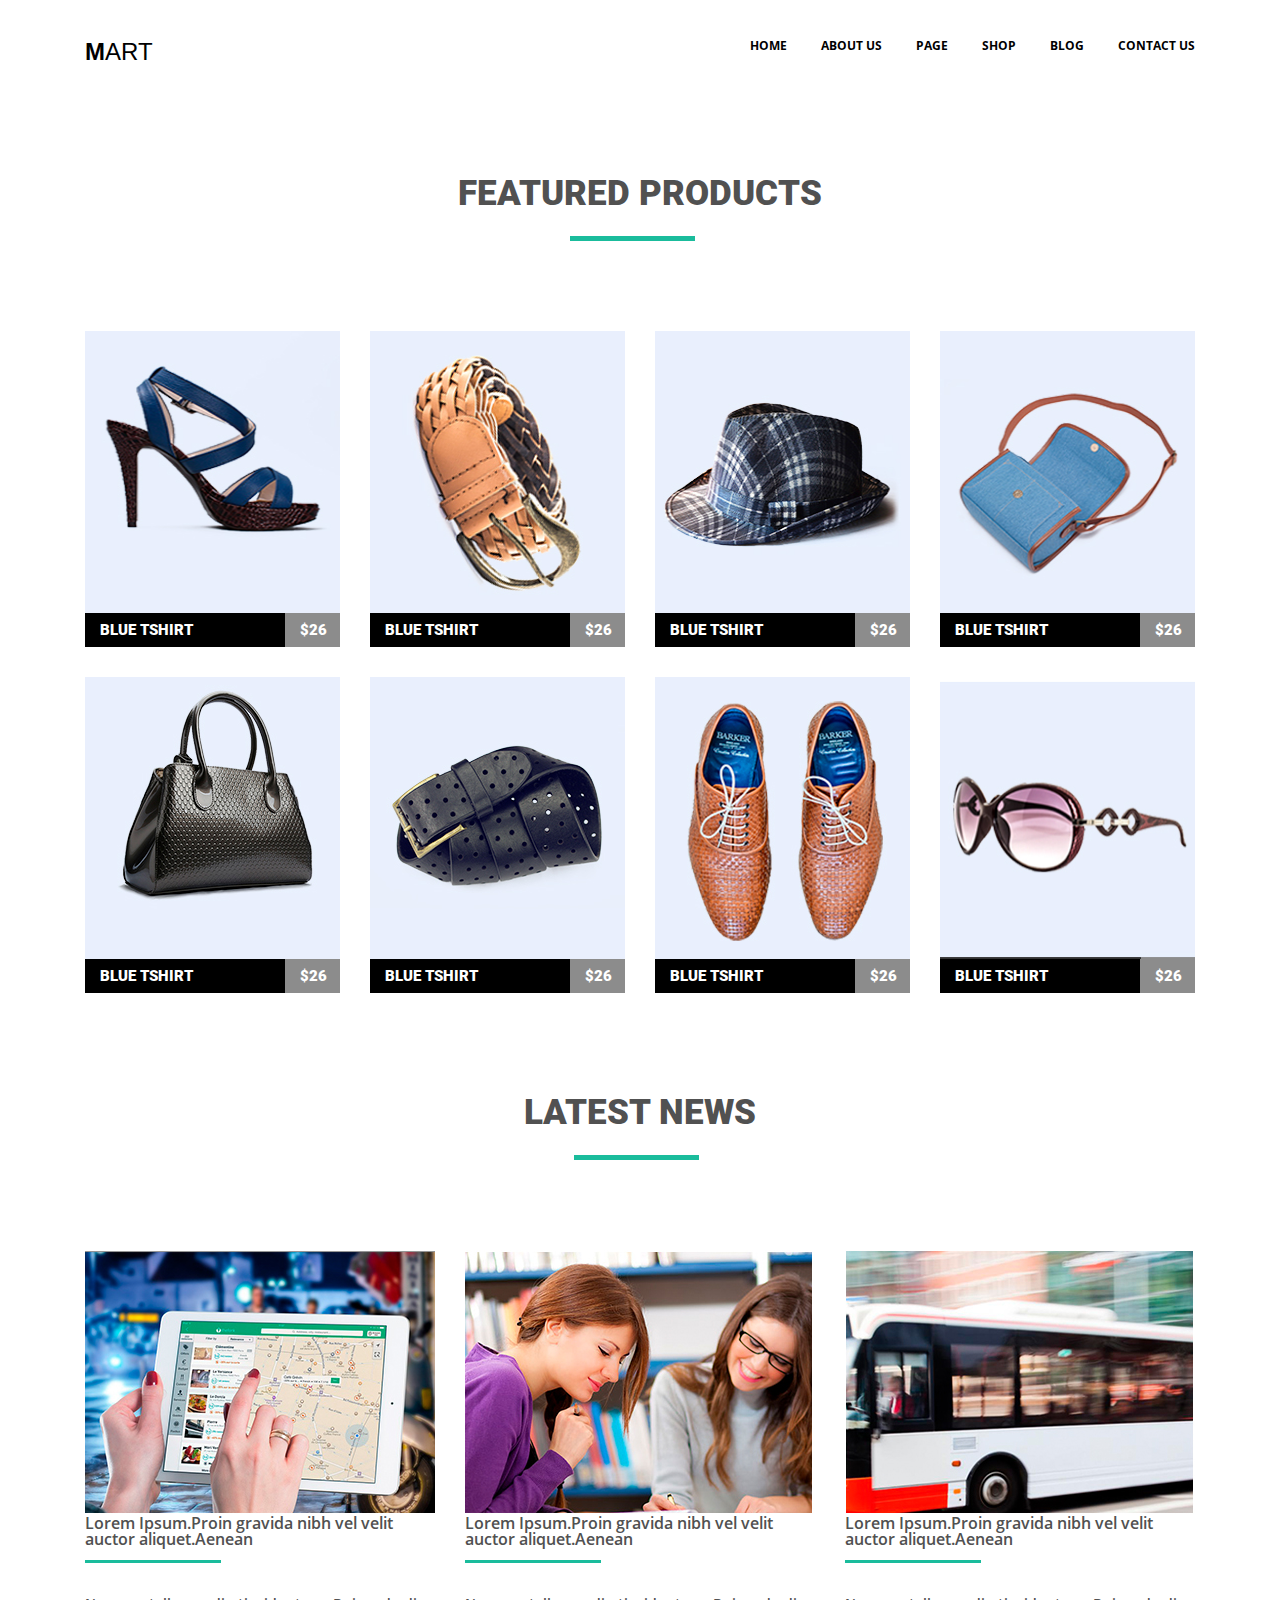
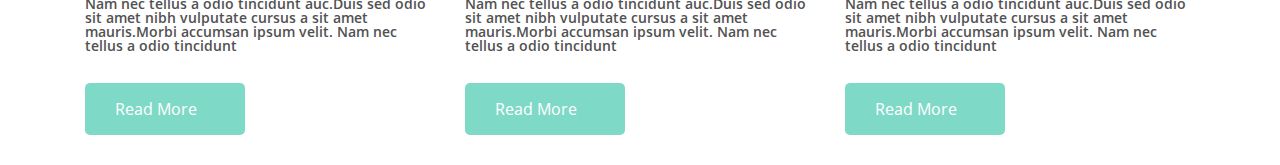
<file: hw4/index.html>
<!DOCTYPE html>
<html lang="en">
<head>
    <meta charset="UTF-8">
    <meta name="viewport" content="width=device-width, initial-scale=1.0">
    <meta http-equiv="X-UA-Compatible" content="ie=edge">
    <title>Document</title>
    <link rel="stylesheet" href="../hw4/css/hw_4.css">
    <link rel="stylesheet" href="../hw4/normalize.css">
    <link href="https://fonts.googleapis.com/css?family=Open+Sans:300,400,600|Roboto:900" rel="stylesheet">
    <link rel="stylesheet" href="../hw4/hw_4_1.css">
    <title>news</title>
</head>
<body class="main-content">
    <div class="container">
        <header class="site-navigation clearfix">
            <nav class="clearfix">
                <h1 class="logo"><a class="logo-link" href="">MART</a></h1>
                <ul class="list">
                    <li class="list_item"><a class="list-item-link" href="#">HOME</a></li>
                    <li class="list_item"><a class="list-item-link" href="#">ABOUT US</a></li>
                    <li class="list_item"><a class="list-item-link" href="#">PAGE</a></li>
                    <li class="list_item"><a class="list-item-link" href="#">SHOP</a></li>
                    <li class="list_item"><a class="list-item-link" href="#">BLOG</a></li>
                    <li class="list_item"><a class="list-item-link" href="#">CONTACT US</a></li>
                </ul>
            </nav>
        </header>
    </div>
    <main class="main">
        <div class="container">
            <section class="first-section">
                <h2 class="first-header">FEATURED PRODUCTS</h2>
                <ul class="clearfix">
                    <li class="li-section">
                    <a href="#">
                        <img src="../hw4/img/image1.jpg" class="img-gallery" width="255" height="282" alt="TSHIRT">
                        <div class="section-item">BLUE TSHIRT</div>
                        <div class="section-item-cost">$26</div>
                    </a>
                </li>
                <li class="li-section">
                    <a href="#">
                        <img src="../hw4/img/image2.jpg" class="img-gallery" width="255" height="282" alt="TSHIRT">
                        <div class="section-item">BLUE TSHIRT</div>
                        <div class="section-item-cost">$26</div>
                    </a>
                </li>
                <li class="li-section">
                    <a href="#">
                        <img src="../hw4/img/image3.jpg" class="img-gallery" width="255" height="282" alt="TSHIRT">
                        <div class="section-item">BLUE TSHIRT</div>
                        <div class="section-item-cost">$26</div>
                    </a>
                </li>
                <li class="li-section">
                    <a href="#">
                        <img src="../hw4/img/image4.jpg" class="img-gallery" width="255" height="282" alt="TSHIRT">
                        <div class="section-item">BLUE TSHIRT</div>
                        <div class="section-item-cost">$26</div>
                    </a>
                </li>
                <li class="li-section">
                    <a href="#">
                        <img src="../hw4/img/image5.jpg" class="img-gallery" width="255" height="282" alt="TSHIRT">
                        <div class="section-item">BLUE TSHIRT</div>
                        <div class="section-item-cost">$26</div>
                    </a>
                </li>
                <li class="li-section">
                    <a href="#">
                        <img src="../hw4/img/image6.jpg" class="img-gallery" width="255" height="282" alt="TSHIRT">
                        <div class="section-item">BLUE TSHIRT</div>
                        <div class="section-item-cost">$26</div>
                    </a>
                </li>
                <li class="li-section">
                    <a href="#">
                        <img src="../hw4/img/image7.jpg" class="img-gallery" width="255" height="282" alt="TSHIRT">
                        <div class="section-item">BLUE TSHIRT</div>
                        <div class="section-item-cost">$26</div>
                    </a>
                </li>
                <li class="li-section">
                    <a href="#">
                        <img src="../hw4/img/image8.jpg" class="img-gallery" width="255" height="282" alt="TSHIRT">
                        <div class="section-item">BLUE TSHIRT</div>
                        <div class="section-item-cost">$26</div>
                    </a>
                </li>
            </ul>
        </section>
        <section class="second-section clearfix">
            <h2 class="second-header">LATEST NEWS</h2>
            <article class="article">
                    <img src="../hw4/img/image9.jpg" alt="Map">
                    <h3 class="article-header">Lorem Ipsum.Proin gravida nibh vel velit auctor aliquet.Aenean</h3>
                    <p class="article-p">
                        Nam nec tellus a odio tincidunt auc.Duis sed odio sit
                        amet nibh vulputate cursus a sit amet mauris.Morbi  accumsan ipsum velit.
                        Nam nec tellus a odio tincidunt
                    </p>
                <a class="button" href="#">Read More</a>
                </article>
                <article class="article">

                    <a href="#">
                        <img src="../hw4/img/image10.jpg" alt="Map">
                        <h3 class="article-header">Lorem Ipsum.Proin gravida nibh vel velit auctor aliquet.Aenean</h3>
                        <p class="article-p">
                            Nam nec tellus a odio tincidunt auc.Duis sed odio sit
                            amet nibh vulputate cursus a sit amet mauris.Morbi  accumsan ipsum velit.
                            Nam nec tellus a odio tincidunt
                        </p>
                    <a class="button" href="#">Read More</a>
                </article>
                <article class="article">
                    <a href="#">
                        <img src="../hw4/img/image11.jpg" alt="Map">
                        <h3 class="article-header">Lorem Ipsum.Proin gravida nibh vel velit auctor aliquet.Aenean</h3>
                        <p class="article-p">
                            Nam nec tellus a odio tincidunt auc.Duis sed odio sit
                            amet nibh vulputate cursus a sit amet mauris.Morbi  accumsan ipsum velit.
                            Nam nec tellus a odio tincidunt
                        </p>
                    <a class="button" href="#"><p class="button_p">Read More</p></a>
                </article>
            </section>
        </div>
    </main>
</body>
</html>
</file>
<file: home-work5/style.css>
@font-face {
    font-family: "Roboto-Black";
    src: url(../home-work5/font/Roboto/Roboto-Black.ttf);
    font-weight: bold;
}

@font-face {
    font-family: "Roboto-Light";
    src: url(../home-work5/font/Roboto/Roboto-Light.ttf);
    font-weight: 300 ;
}

@font-face {
    font-family: "OpenSans-Bold";
    src: url(../home-work5/font/OpenSans/OpenSans-Bold.ttf);
    font-weight: 900;
}

@font-face {
    font-family: "OpenSans";
    src: url(../home-work5/font/OpenSans/OpenSans-Regular.ttf);
}

* {
    box-sizing: border-box;
    margin: 0;
    padding: 0;
}
 .header {
    padding: 38px 0 32px;
 }

.site-menu,
.main-gallery {
    width: 1110px;
    margin: 0 auto;
}

.navigation {
    line-height: 21px;
    font-family: "OpenSans-Bold";
    font-size: 14px;
}



ul.menu {
    display: inline-block;
    float: right;
}

.clearfix {
    clear: both;
}

li {
    display: inline-block;
    text-transform: uppercase;
}

a:hover {
    color: #1abc9c;
}
.change {
    text-decoration: none;
    font-size: 14px;
    font-weight: 900;
    color: #000;
    padding: 10px;
}
.first {
    background-image: url(../home-work5/img/group.jpg);
    position: relative;
}

.moving-gallery {
    height: 602px;
    width: 1110px;
    padding: 185px 0;
    margin: 0 auto;
}

 .first::before {
     content: '';
     position: absolute;
     background: #000;
     opacity: .4;
     height: 100%;
     width: 100%;
 }

 .moving-gallery h2 {
    text-transform: uppercase;
    color: #fff;
    line-height: 60px;
    font-size: 60px;
    font-family: "Roboto-Black";
    padding: 0 0 15px 0;
}

.slider--menu {
    width: 900px;
    margin: 0 auto;
    padding-left: 80px;
}

.moving-gallery p {
    font-size: 24px;
    font-family: "Roboto-Light";
    text-transform: uppercase;
    color: #fff;
    margin: 0 auto;
    text-align: left;
}

.slider {
    position: relative;
}

.slider-ctrl {
    border: none;
    width: 104px;
    height: 104px;
    text-align: center;
    top: 50%;
    background-image: url(../home-work5/img/arrow.png);
    background-repeat: no-repeat;
    background-position: 50% 50%;
    background-color: transparent;
    position: absolute;
}

.slider-ctrl:hover {
    background-color: #539f8e;
    opacity: .7;
}

.slider-ctrl-prev {
    left: 0;
    transform: translateY(-50%);
}

.slider-ctrl-next {
    right: 0;
    transform-origin: center;
    transform: translateY(-50%) rotate(180deg);
}
.second {
    padding: 92px 0 80px;
    background-color: #e9f0fd;
}

.main-gallery h2 {
    font-family: "Roboto-Black";
    font-size: 48px;
    text-transform: uppercase;
    text-align: center;
    line-height: 56px;
    padding-bottom: 20px;
    position: relative;
}

.main-gallery h2::after {
    content: "";
    display: inline-block;
    bottom: 0;
    left: 50%;
    transform: translateX(-50%);
    height: 7px;
    width: 164px;
    background-color: #1abc9c;
    position: absolute;

}

.gallery {
    width: 1170px;
    font-size: 0;
    margin: 80px 0 0 0;
}

.part {
    display: inline-block;
    width: 255px;
    position: relative;
}

.part:not(:last-child) {
    margin-right: 30px;
}

.inner__part {
    content: "";
    width: 255px;
    height: 41px;
    font-size: 18px;
    font-family: "Roboto-Black";
    color: #fff;
    text-transform: uppercase;
    line-height: 41px;
    text-align: center;
    position: absolute;
    bottom: 0;
    cursor: pointer;
    background-color: #323232;
}

.part span.price {
    font-size: 18px;
    font-family: "Roboto-Black";
    color: #fff;
    float: right;
    text-transform: uppercase;
    width: 54px;
    height: 41px;
    line-height: 41px;
    text-align: center;
    background-color: #8c8c8c;
}

.part:hover .overlay {
    opacity: 0.549;
} 

.part:hover .inner__part {
    background: #1abc9c;
}


.part:hover span.price {
    background: #7fd9c7;
}

.single:hover {
    border-color: transparent;
    background: #323232;
}

.overlay{
    border-width: 10px;
    border-color: rgb(255, 255, 255);
    border-style: solid;
    background-color: rgb(0, 0, 0);
    opacity: 0;
    position: absolute;
    width: 255px;
    height: 281px;
    z-index: 2;
}

.inner__overlay {
    width: 255px;
    height: 322px;
    display: flex;
    flex-direction: column; 
    justify-content: center;
    align-items: center;
    flex-wrap: wrap;
    position: absolute;
    z-index: 3;
    opacity: 0;
}

.d__img {
    width: 50px;
    height: 50px;
    display: flex;
    justify-content: center;
    align-items: center;
    cursor: pointer;
    background-color: transparent;
    border: 1px solid #fff;

}

.card-1 {
    background-image: url(../home-work5/img/heart.png);
    background-repeat: no-repeat;
    background-position: center;
    width: 50px;
    height: 50px;
    display: block;
    content: '';

}



.card-2 {
    background-image: url(../home-work5/img/arrows.png);
    background-repeat: no-repeat;
    background-position: center;
    width: 50px;
    height: 50px;
    display: block;
    content: '';
}

.card-3 {
    background-image: url(../home-work5/img/clock.png);
    background-repeat: no-repeat;
    background-position: center;
    width: 50px;
    height: 50px;
    display: block;
    content: '';
}

.card-4 {
    width: 166px;
    height: 52px;
    display: inline-block;
    content: '';
    position: absolute;
    bottom: 106px;
    cursor: pointer;
    border: none;
    background-image: url(../home-work5/img/bucket.png);
    background-repeat: no-repeat;
    background-position: left;

}



.wrap {
    width: 166px;
    height: 50px;
    display: flex;
    justify-content: space-between;
}   

.wrap:nth-child(3) {
    margin-right: 0;
}

.inner__overlay .single {
    width: 166px;
    height: 50px;
    border: 1px solid #fff;
    display: flex;
    justify-content: space-around; 
    align-items: center;
    margin-top: 8px;
    cursor: pointer;
}

.single .inner__single {
    color: #fff;
    text-transform: uppercase;
    font-size: 14px;
}

.inner__overlay:hover {
    opacity: 1;
}

.d__img.card-1:hover {
    background: #1abc9c no-repeat center;
    border-color: transparent;
    background-image: url(../home-work5/img/heart.png);
}

.d__img.card-2:hover {
    background: #1abc9c no-repeat center;
    border-color: transparent;
    background-image: url(../home-work5/img/arrows.png);
}

.d__img.card-3:hover {
    background: #1abc9c no-repeat center;
    border-color: transparent;
    background-image: url(../home-work5/img/clock.png);
}


.single:hover button {
    background: #323232 no-repeat left;
    background-image: url(../home-work5/img/bucket.png);
    border: solid 1px #fff;
}


.img {
    width: 100%;
    height: 322px;
    object-fit: cover;
}


.footer {
    display: flex;
    justify-content: center;
    align-items: center;
    height: 88px;
    background-color: #323232;
}

.p {
    font-family: "OpenSans";
    font-size: 16px;
    line-height: 28px;
    color: #fefefe;
}

.span:hover {
    color: #1abc9c;
}
</file>
<file: home-work6/css/style.css>
@font-face {
    font-family: "KaushanScript-Regular";
    src: url(../css/fonts/kashan/kaushan-script-v6-latin-regular.ttf);
  }
  
  @font-face {
    font-family: "Montserrat-Bold";
    src: url(../css/fonts/monsterrat/Montserrat-Bold.ttf)
  }
  
  @font-face {
    font-family: "Montserrat-Regular";
    src: url(../css/fonts/monsterrat/Montserrat-Regular.ttf)
  }
  
  @font-face {
    font-family: "RobotoCondensed-LightItalic";
    src: url(../css/fonts/Roboto/RobotoCondensed-LightItalic.ttf)
  }
  
  @font-face {
    font-family: "Roboto-Regular";
    src: url(../css/fonts/Roboto/Roboto-Regular.ttf)
  }
  
  html {
    box-sizing: border-box;
  }
  
  *,
  *::after,
  *::before {
    box-sizing: inherit;
    margin: 0;
  }
  
  .header {
    width: 1200px;
    height: 50px;
    margin: 0 auto;
    display: flex;
    align-items: flex-end;
    justify-content: space-between;
    margin-bottom: 80px;
  }
  
  .logo {
    color: #95e1d3;
    font-size: 30px;
    text-decoration: none;
  }
  
  .menu__navigation {
    display: flex;
    justify-content: space-around;
    margin: 0;
    padding: 0;
  }
  
  .menu__item {
    list-style: none;
    margin-right: 55px;
  }
  
  .menu__item:last-child{
    margin-right: 0;
  }
  
  .active {
    text-transform: uppercase;
    text-decoration: none;
    position: relative;
    padding-bottom: 10px;
    color: #b0e9de;
    font-size: 14px;
    transition: color 200ms linear;;
  }
  
  .active::after {
    content: "";
    position: absolute;
    bottom: 0;
    left: 0;
    width: 100%;
    height: 3px;
    background: #f38181;
    opacity: 0;
    transition: opacity 200ms linear;
  }
  
  .active:hover {
    color: #f38181;
  }
  
  .active:hover::after {
    opacity: 1;
  }
  
  .section__firs,
  .section__second {
    width: 1200px;
    margin: 0 auto;
    display: flex;
    flex-direction: column;
    align-items: center;
  }

  .section__second {
    padding-bottom: 150px;
  }
  
  .box {
    display: flex;
    flex-wrap: wrap;
    padding: 0;
    margin: 0;
    margin-top: 32px;
  }
  
  .box__item {
    position: relative;
    padding-left: 70px;
    width: 380px;
    display: block;
    margin: 62px 20px 0 0;
    text-align: left;

  }

  .box__item_1::before {
    position: absolute;
    display: inline-block;
    content: '';
    left: 10px;
    top: 0;
    background: no-repeat center;
    background-image: url(../img/alarmclock.png);
    width: 40px;
    height: 40px;
  }
  .box__item_2::before {
    position: absolute;
    display: inline-block;
    content: '';
    left: 10px;
    top: 0;
    background: no-repeat center;
    background-image: url(../img/book.png);
    width: 40px;
    height: 40px;
  }

  .box__item_3::before {
    position: absolute;
    display: inline-block;
    content: '';
    left: 10px;
    top: 0;
    background: no-repeat center;
    background-image: url(../img/computer.png);
    width: 40px;
    height: 40px;
  }

  .box__item_4::before {
    position: absolute;
    display: inline-block;
    content: '';
    left: 10px;
    top: 0;
    background: no-repeat center;
    background-image: url(../img/line.png);
    width: 40px;
    height: 40px;
  }

  .box__item_5::before {
    position: absolute;
    display: inline-block;
    content: '';
    left: 10px;
    top: 0;
    background: no-repeat center;
    background-image: url(../img/home.png);
    width: 40px;
    height: 40px;
  }

  .box__item_6::before {
    position: absolute;
    display: inline-block;
    content: '';
    left: 10px;
    top: 0;
    background: no-repeat center;
    background-image: url(../img/border.png);
    width: 40px;
    height: 40px;
  }
  
  .box__item:nth-child(3n) {
    margin-right: 0;
  }
  
  .box__item:nth-last-child(-n+3) {
    margin-bottom: 90px;
  }
  
  .inner__box h3 {
    text-transform: uppercase;
    margin: 0;
    margin-bottom: 14px;
    font-size: 14px;
    line-height: 18px;
    font-family: "Montserrat-Regular";
    letter-spacing: 1px;
  }
  
  .inner__box p {
    font-size: 14px;
    line-height: 18px;
    font-family: "Roboto-Regular";
  }
  
  .inner__box {
    width: 300px;
    display: flex;
    flex-direction: column;
    justify-content: space-between;
  }
  
  .container {
    margin: 0 auto;
    text-align: center;
  }
  
  .header__box1 {
    display: block;
    font-size: 24px;
    margin-bottom: 14px;
    font-family: "KaushanScript-Regular";
  }
  
  .header__box2 {
    font-size: 30px;
    margin: 0;
    padding-bottom: 14px;
    position: relative;
    font-family: "Montserrat-Bold";
  }
  h2,
  h3 {
    margin: 0;
  }
  
  .header__box2::after {
    content: "";
    height: 3px;
    width: 60px;
    background: #f38181;
    bottom: 0;
    left: 50%;
    transform: translateX(-50%);
    position: absolute;
  }
  
  .header__box3 {
    margin-top: 40px;
    text-align: center;
    font-family: "Roboto-Regular";
  }
  
  /* .img {
    width: 80px;
    display: flex;
    margin-top: 6px;
    justify-content: center;
    align-items: flex-start;
    margin: 0;
  } */
  
  .gallery {
    display: flex;
    width: 1200px;
    margin-top: 52px;
  }
  
  .gallery__item {
    width: 380px;
    display: flex;
    flex-direction: column;
    margin-right: 30px;
    cursor: pointer;
  }
  
  .gallery__item:last-child {
    margin-right: 0;
  }
  
  .gallery__item::before{
    background-color: #95e1d3;
    content: '';
    position: absolute;
    width: 380px;
    height: 470px;
    z-index: 0;
  }
  
  .gallery__img {
    width: 380px;
    height: 470px;
    position: relative; 
    transition: all .6s ease-in-out;
    z-index: 1;
    border: none;
  }
  
  .gallery__p1,
  .gallery__p2 {
    text-align: center;
  }
  
  .gallery__p1 {
    font-size: 14px;
    text-transform: uppercase;
    margin-bottom: 11px;
    margin-top: 27px;
    font-family: "Montserrat-Regular";
  }
  
  .gallery__p2 {
    font-size: 15px;
    font-family: "RobotoCondensed-LightItalic";
  }
  
  .footer {
    width: 1200px;
    height: 60px;
    margin: 0 auto;
    display: flex;
    justify-content: space-between;
    align-items: center;
    border-top: solid 1px  #e5e5e5;
  }
  
  .footer__p {
    font-family: "Montserrat-Regular";
    font-size: 14px;
  }
  
  .auther {
    color: #f6a1a1;
  }
  
  .form {
    display: flex;
    justify-content: center;
    width: 300px;
    height: 40px;
    
  }
  
  .input__left {
    width: 60%;
    display: flex;
    border: 1px solid #e7e7e7;
    border-right: none;
    padding: 5px;
  }
  
  .input__right {
    text-transform: uppercase;
    width: 40%;
    background: #95e1d3;
    color: #fff;
  }
  
  .gallery__item::after {
    background-image: -moz-linear-gradient( 90deg, rgb(252,227,138) 0%, rgb(243,129,129) 100%);
    background-image: -webkit-linear-gradient( 90deg, rgb(252,227,138) 0%, rgb(243,129,129) 100%);
    background-image: -ms-linear-gradient( 90deg, rgb(252,227,138) 0%, rgb(243,129,129) 100%);
    position: absolute;
    content: '';
    height: 470px;
    width: 380px;
    opacity: 0;
    transition: all .6s ease-in-out;
    z-index: 1;
  }
  
  .gallery__item:hover::after {
    opacity: .8;
    transform: translate(-10px, -10px);
  }
  
  .gallery__item:hover .gallery__img,
  .gallery__item:hover .sprite {
    transform: translate(-10px, -10px);
    opacity: 1;
  }
  
  .sprite {
    position: absolute;
    width: 381px;
    height: 471px;
    display: flex;
    padding: 0;
    justify-content: center;
    align-items: center;
    z-index: 4;
    opacity: 0;
    transition: all .6s ease-in-out;
    list-style: none;
  }
  
  .sprite__img {
    transition: background .6s ease-in-out;
  }
  .sprite__img_1 {
    position: absolute;
    background: no-repeat center;
    background-image: url(../img/facebook.png);
    width: 57px;
    height: 57px;
    margin: 1px;

  }
  .sprite__img_2 {
    position: absolute;
    background: no-repeat center;
    background-image: url(../img/twitter.png);
    width: 57px;
    height: 57px;
    margin: 1px;

  }

  .sprite__img_3 {
    position: absolute;
    background: no-repeat center;
    background-image: url(../img/pinterest.png);
    width: 57px;
    height: 57px;
    margin: 1px;

  }

  .sprite__img_4 {
    position: absolute;
    background: no-repeat center;
    background-image: url(../img/insta.png);
    width: 57px;
    height: 57px;
    margin: 1px;

  }

  .sprite__img:hover {
    background: #95e1d3;
  }

  li {
    margin: 0;
  }
  
  .sprite__img {
    margin: 1px;
    width: 57px;
    height: 57px;
    object-fit: none;
    background: #fce38a;
  }
</file>
<file: home-work7/css/style.css>
@font-face {
    font-family: "Montserrat-Regular";
      src: url(../css/fonts/monsterrat/Montserrat-Regular.ttf);
    }
    
    @font-face {
      font-family: "Qwigley-Regular";
      src: url(../css/fonts/qwigley/Qwigley-Regular.ttf);
    }
    
    @font-face {
      font-family: "DroidSerif-Italic";
      src: url(../css/fonts/droidserif/DroidSerif-Italic.ttf);
    }
    
    @font-face {
      font-family: "Roboto-Regular";
      src: url(../css/fonts/roboto/Roboto-Regular.ttf);
    }
    
    *,
    *::before,
    *::after {
      margin: 0;
      padding: 0;
      box-sizing: border-box;
    }
    
    .header {
      width: 940px;
      margin: 0 auto;
      display: flex;
      align-items: flex-end; 
      padding-bottom: 30px;
      justify-content: space-between;
      height: 65px;
    }
    
    .logo__inner {
      font-size: 28px;
      cursor: pointer;
      font-family: "Qwigley-Regular";
      text-decoration: none;
      color: #000;
    }
    
    .logo__inner:hover {
      color: #fed136;
    }
    
    .nav__inner {
      display: flex;
    }
    
    .nav__item {
      list-style: none;
    }
    
    .nav__item:hover .item {
      color: #fed136;
    }
    
    .item {
      text-transform: uppercase;
      padding: 0 10px;
      margin: 0 5px;
      font-size: 14px;
      font-family: "Montserrat-Regular";
      font-weight: bold;
      cursor: pointer;
    }
    
     .item:nth-child(6) {
       margin-right: 0;
       padding-right: 0;
     }
    
    
    .section__01 {
      width: 940px;
      margin: 0 auto;
      display: flex;
      padding-top: 120px;
      flex-direction: column;
      padding-bottom: 100px;
    }
    
    .hat {
      display: flex;
      flex-direction: column;
      text-align: center;
      margin-bottom: 65px;
    }
    
    .hat__h2-first { 
      margin: 0;
      text-transform: uppercase;
      font-family: "Montserrat-Regular";
      font-size: 40px;
      font-weight: bold;
      letter-spacing: 2px;
      color: #000;
    }
    
    .hat__p-first {
      margin: 0;
      font-family: "DroidSerif-Italic";
      color: #000;
      font-size: 16px;
    }
    
    .gallery {
      display: flex;
      flex-wrap: wrap;
    }
    
    .gallery__item {
      display: flex;
      flex-direction: column;
      width: 290px;
      margin-right: 35px;
      justify-content: space-around;
      align-items: center;
    }
    
    .gallery__item:nth-child(3) {
      margin-right: 0;
    }
    
    .item__p {
      margin: 0;
      text-align: center;
      font-size: 14px;
      font-size: "Roboto-Regular";
      line-height: 18px;
    }
        
    .section__02 {
      background-image: url(../img/bg.jpg);
      background-repeat: no-repeat;
      background-size: cover;
    }
    
    .section__02-inner {
      width: 960px;
      margin: 0 auto;
      padding-top: 100px;
    }
    
    .hat__h2 {
      margin: 0;
      color: #fff;
      text-transform: uppercase;
      font-family: "Montserrat-Regular";
      font-size: 40px;
      font-weight: bold;
      letter-spacing: 2px;
    }
    
    .hat__p {
      margin: 0;
      font-family: "DroidSerif-Italic";
      color: #fff;
      font-size: 16px;
    }

    .gallery__item_1::before {
      content: '';
      background-image: url(../img/bucket.png);
      background-repeat: no-repeat;
      background-position: center;
      width: 72px;
      height: 71px;
      display: block;
      border-radius: 50%;
      border: 3px solid #fed136;
      object-fit: none;
      margin: auto;
      
    }

    .gallery__item_2::before {
      content: '';
      background-image: url(../img/computer.png);
      background-repeat: no-repeat;
      background-position: center;
      width: 72px;
      height: 71px;
      display: block;
      border-radius: 50%;
      border: 3px solid #fed136;
      object-fit: none;
      margin: auto;
      
    }

    .gallery__item_3::before {
      content: '';
      background-image: url(../img/lock.png);
      background-repeat: no-repeat;
      background-position: center;
      width: 72px;
      height: 71px;
      display: block;
      border-radius: 50%;
      border: 3px solid #fed136;
      object-fit: none;
      margin: auto;
      
    }

    .item__h3 {
      text-align: center;
    }
    
    .connect {
      text-align: center;
    }
    
    .form {
      display: flex;
      flex-wrap: wrap;
    }
    
    .form__left {
      display: flex;
      flex: .5 0 ;
      flex-direction: column;
      flex-wrap: wrap;
      margin-right: 2%;
      justify-content: space-between;
    }
    
    .form__left__item {
      width: 96%;
      height: 50px;
      padding: 10px;
      text-transform: uppercase;
      font-family: "Montserrat-Regular";
      font-size: 14px;
      font-weight: bold;
    }
    
    .form__right {
      flex: .5 0 ;
      height: 210px;
    }
    
    .form__right-item {
      width: 100%;
      height: 100%;
      padding: 10px;
      font-family: "Montserrat-Regular";
      text-transform: uppercase;
      font-size: 14px;
      font-weight: bold;
    }
    
    .button {
      flex: 1 0 100%;
    }
    
    .button__inner {
      width: 240px;
      height: 66px;
      text-align: center;
      margin: 0 auto;
      line-height: 66px;
      margin: 40px 0;
      background-color: #fed136;
      cursor: pointer;
      color: #fff;
      font-family: "Montserrat-Regular";
      font-weight: bold;
      text-transform: uppercase;
      border: 0;
      border-radius: 5px;
    }
    
    .border:focus:valid {
      outline: 3px solid rgb(24, 185, 24);
    }
    
    .border:focus:invalid {
      outline: 3px solid rgb(233, 0, 50);
    }
</file>
<file: home-work8/css/style.css>
@font-face {
  font-family: "Montserrat-Bold";
  src: url(../css/fonts/monsterrat/Montserrat-Bold.ttf);
}

@font-face {
  font-family: "Roboto-Light";
  src: url(../css/fonts/roboto/Roboto-Light.ttf);
}

*,
*::after,
*::before {
  padding: 0;
  margin: 0;
  box-sizing: border-box;
}


.container {
  background-image: url(../img/couple-m.jpg);
  background-size: cover;
  background-position: center;
  background-repeat: no-repeat;
  height: 540px;
}

.section {
  display: flex;
  flex-direction: column;
  justify-content: center;
  flex-wrap: wrap;
  align-items: center;
  text-align: center;
}

.content {
  height: auto;
  width: 57.5%;
  display: flex;
  flex-direction: column;
  justify-content: space-between;
  color: #fff;
  font-family: "Montserrat-Bold";
}

.menu {
  display: flex;
  padding-bottom: 43%;
}

.content h1 {
  font-size: 1.25em;
  cursor: pointer;
}

.menu_text {
  margin-top: 8.37%;
  padding: 0 3%;
  /* display: flex;
  flex-direction: column;
  justify-content: flex-start; */
  align-items: center;
  color: #fff;
  font-family: "Montserrat-Bold";
}

.menu_text_h {
  font-size: 1.875em;
}

.menu_text_p {
  font-size: 1.125em;
  font-family: "Roboto-Light";
}

.button {
  background: none;
  width: 50.75%;
  font-size: 0.875em;
  margin: 20px 5px;
  line-height: 40px;
  color: #fff;
  border: 3px solid transparent;
  border-radius: 20px;
  transition: all .4s ease-in-out;
}

.button:hover,
.button:focus,
.button:active {
  border-color: #fff;
  outline: none;
}

.middle_button {
  border-radius: 20px;
  background: #ff4e50;
  border: none;
  color: #fff;
  width: 238px;
  margin-top: 30px;
  font-size: 0.875em;
  line-height: 40px;
}


.second_section {
  width: 81.25%;
  margin: 0 auto;
  height: auto;
  text-align: center;
  font-family: "Montserrat-Bold";
}

.card {
  height: auto;
  display: flex;
  flex-wrap: wrap;
  flex-direction: column;
  text-align: center;
  align-items: center;
  padding-top: 4.4715%;
}

.card__second_section {
  margin-top: 20px;
  font-size: 1.3737em;
}

.item {
  display: flex;
  flex-direction: column;
  align-items: center;
  justify-content: space-around;
  height: auto;
  margin-bottom: 20px;
}

.picture {
  display: block;
  position: relative;
  z-index: 0;
}

.tv {
  background-image: url(../img/tv.png);
  background-color: #ff4e50;
}

.flask {
  background-image: url(../img/flask.png);
  background-color: #ffa507;
}

.cup {
  background-image: url(../img/cup.png);
  background-color: #1cd7ad;
}

.telegram {
  background-image: url(../img/telegram.png);
  background-color: #4e73db;
  content: '';
  border-radius: 50%;
  background-position: center;
  background-repeat: no-repeat;
  border: solid 4px #fff;
  width: 35px;
  height: 35px;
  position: absolute;
  bottom: -12px;
  right: 3px;
}


.tv,
.flask,
.cup,
.telegram
::before {
  content: '';
  border-radius: 50%;
  background-position: center;
  background-repeat: no-repeat;
  border: solid 4px #fff;
  width: 35px;
  height: 35px;
  position: absolute;
  bottom: -12px;
  right: 3px;
}

.people {
  border-radius: 50%;
  object-fit: cover;
  width: 122px;
  height: 122px;
}

.icon-img {
  height: 36px;
  width: 37px;
  border-radius: 50%;
  border: 4px solid #fff;
  object-fit: none;
}

.red {
  background: #ff4e50;
}

.yellow {
  background: #ffa507;
}

.lightgreen {
  background: #1cd7ad;
}

.blue {
  background: #4e73db;
}


.people {
  display: block;
}

.information_p {
  font-family: "Roboto-Light";
  height: auto;
}

.button_down {
  border-radius: 20px;
  line-height: 40px;
  background: transparent;
  border: 3px solid #ff4e50;
  color: #ff4e50;
  width: 87.5%;
  margin-bottom: 17.81%;
  font-size: 0,875em;
}

.button_down:hover,
.button_down:focus,
.button_down:active {
  outline: none;
}

@media screen and (min-width: 480px) {
  .container {
    background-image: url(../img/couple-t.jpg);
    height: 700px;
  }

  .section {
    width: 90%;
    margin: 0 auto;
  }
  
  .content {
    width: 100%;
    padding-top: 4.02%;
    flex-direction: row;
    align-items: center;
  }

  .menu {
    order: 2;
    display: flex;
    align-items: flex-start;
    width: 32.42%;
    padding: 0;
  }

  .menu_text {
    width: 74.54%;
    margin: 0 auto;
    height: auto;
    margin-top: 22.72%;
  } 

  .menu_text_h {
    font-size: 3.248125em;
  }

  .second_section {
    width: 90%;
    margin: 0 auto;
    text-align: center;
    padding-top: 5.60%;
  }
  
  .card {
    width: 74.54%;
    margin: 0 auto;
    margin-bottom: 4.03%;
    display: flex;
    align-items: flex-start;
    flex-direction: row;
  }
  
  .item {
    justify-content: flex-start;
    width: 47.96%;
    margin-right: 4.06%;
  }

  .first {
    order: 1;
  }

  .second {
    order: 3;
  }

  .third {
    order: 2;
    margin-right: 0;
  }

  .fourth {
    order: 4;
    margin-right: 0;
  }

  .information {
    padding-top: 8.11%;
  }

  .information_h {
    padding-bottom: 4.11%;
  }

  .button_down {
    width: 39.02%;
    margin: 0 4.06% 8.33% 0;

  }
}

@media screen and (min-width: 940px) {
  .container {
    background-image: url(../img/couple-d.jpg);

  }

  .header,
  .second_section {
    width: 70%;
    margin: 0 auto;
  }
  
  .content {
    width: 100%;
    margin: 2.1% 0 7.42% 0;
    padding: 0;
    flex-direction: row;
    align-items: center;
  }

  .menu {
    order: 2;
    display: flex;
    align-items: flex-start;
    justify-content: space-between;
    width: 20%;
    padding: 0;
  }
  
  .menu_text {
    width: 63.06%;
    margin: 0 auto;
  } 

  .menu_text h2 {
    font-size: 3.248125em;
  }

  .menu_text_p {
    font-size: 1,5em;
  }

  .card {
    width: 100%;
    display: flex;
    align-items: baseline;
    justify-content: center;
    flex-direction: row;
    margin-bottom: 3.19%;
  }
  
  .item {
    display: flex;
    align-items: center;
    width: 23.40%;
    height: auto;
    margin-right: 2.12%;
    justify-content: space-around;
  }

  .item:last-child {
    margin-right: 0;
  }

  .button_down {
    width: 27.85%;
    margin: 0 0 3.97% 0;
  }
}
</file>
<file: home-work9/css/style.css>
@font-face {
    font-family: "Montserrat-Bold";
    src: url(../css/fonts/monsterrat/Montserrat-Bold.ttf);
  }
  
  @font-face {
    font-family: "Roboto-Light";
    src: url(../css/fonts/roboto/Roboto-Light.ttf);
  }

  body {
    font-family: "Montserrat-Bold";
  }

  .first-screen {
    background-image: url(../img/couple-d.jpg);
    background-size: cover;
    background-repeat: no-repeat;
    background-position: center center;
    height: 700px;
  }

  .subtitle {
    font-family: "Roboto-Light";
    font-size: 1.125em;
  }

  .nav {
    height: 215px;
  }


  .logoCard {
    font-size: 1.25em;
    color: #fff;
    font-family: "Montserrat-Bold";

  }
  
  .logoCard:hover {
    text-decoration: none;
    color: #fff;
    font-family: "Montserrat-Bold";

  }
  
  .firstButtons {
    font-family: "Montserrat-Bold";
    margin-top: 38px;
  }

  .logo {
    margin-top: 50px;

  }

.button {
    background: transparent;
    border: 3px solid transparent;
    color: #fff;
    border-radius: 25px;
    padding: 0.63rem 1.06rem;
    font-size: 0.875em;
    transition: border .3s ease-in-out;
  }

  .section {
    margin-top: 0.75rem;
    flex-wrap: wrap;
    color: #fff;
    font-family: "Montserrat-Bold";

  }

  .tittle {
      color: #fff;
      font-size: 2.55em;
      font-family: "Montserrat-Bold";

  }

  .cardPeople_item h3, p {
    font-size: 0.875em;
  }
  
  .cardPeople_item h3 {
    padding: .7em 0;
  }
  
  .cardPeople_item p {
    font-family: "Roboto-Light";
  }

  .cardPeople_item {
    list-style: none;
  }

  .button:hover,
.button:active,
.button:focus {
  outline: none;
  cursor: pointer;
  border-color: #fff;

}

.cardPeople_title {
    margin-bottom: 60px;
}

.secondButton {
    border-radius: 20px;
    background: #ff4e50;
    border: none;
    color: #fff;
    width: 238px;
    margin-top: 30px;
    font-size: 0.875em;
    line-height: 40px;
    margin-bottom: 300px;
}

.cardPeople {
    margin: 0 auto;
    height: auto;
    text-align: center;
    font-family: "Montserrat-Bold";
}

.picture,
.sign {
    border-radius: 50%;
}

.icon {
    position: absolute;
    top: 95px;
    right: 28%;
    width: 35px;
    height: 35px;
  }

  .icon {
    background-position: center;
    background-repeat: no-repeat;
    right: 39%;
  }

  .sign {
    border: 3px solid #fff;
    border-radius: 50%;
    padding: 10px;
    cursor: pointer;
  }


.tv {
    background-image: url(../img/tv.png);
    background-color: #ff4e50;

    
  }
  
  .flask {
    background-image: url(../img/flask.png);
    background-color: #ffa507;
  }
  
  .cup {
    background-image: url(../img/cup.png);
    background-color: #1cd7ad;
  }

  .telegram {
      background-image: url(../img/telegram.png);
      background-color: #4e73db;
  }



  .lastButton_button {
    background: transparent;
    border: 3px solid #ff4e50;
    border-radius: 25px;
    margin: 1.7rem 0 3.5rem;
    padding: 0.50rem 3.89rem;
    font-size: 0.875em;
    color: #ff4e50;
    cursor: pointer;
  }

  .lastButton_button:hover,
  .lastButton_button:active,
  .lastButton_button:focus {
    outline: none;
  }

  @media screen and (min-width: 768px) {
    .first_screen {
      background-image: url(../img/couple-t.jpg);
      height: 700px;
    }

    .nav {
        height: 110px;
      }

      .ineer__section {
        margin-top: 6.9rem;
      }

      .tittle {
        font-size: 3.25rem;
      }

      .icon {
        bottom: -3px;
        right: 29%;
      }
    }

    @media screen and (min-width:992px) {
        .first_screen {
          background-image: url(../img/couple-d.jpg);
        }
      
        .icon {
          bottom: -2px;
          right: 29%;
        }
      }
</file>
<file: hw2/css/hw_3.css>
.image {
    width: 420px;
    margin-bottom: auto;
    height: 280px;
    padding: 0;
}

.bodyclass {
    margin: 0;
}

.container {
    width: 900px;
    margin: 0 auto;
}

.store-nav {
    padding: 77px 0 103px 0;
}
.hr {
    display: inline-block;
    width: 900px;
    margin:0;
    padding: 0;
    list-style: none;
    text-align: center;
}

.hr li {
    display: inline-block;
}

.hr li:not(:last-child) {
    margin-right: 95px;
} 

.hr li a {
    text-decoration: none; 
    color: rgba(25, 102, 92, 0.7);
}

.hr a:hover {
    color: #25b4f5;
}

.bottom {
    margin-bottom: 134px;
}

.space {
    margin-bottom: 54px;
}

.feature-section { 
    display: inline-block;
    margin: 0;
    padding: 0;
    font-size: 0;
}

.context {
    display: inline-block;
    width: 420px;
    margin-right: 60px;
    text-align: left;
    color:#626262;
}

.context:nth-child(2n) {
    margin-right: 0;
}

.context h2 {
    margin: 0;
    margin-bottom: 25px;
    font-size: 30px;
}

.context p  {
    margin: 0;
    font-size: 14px;
    text-align: justify;
    font-style: color #626262;
    transform: translateY(30%);
}

.context .single {
    margin: 0;
    margin-bottom: 26px;
    right: 0;
}

.page-footer {
    text-align: center;
}

.button {
    font-weight: lighter;
    color: #626262;
    display: inline-block;
    padding:21px 34px 22px 34px;
    font-size: 20px;
    line-height: 21px;
    cursor: pointer;
    border: 1px;
    border-color: #626262;
    border-style: solid;
    border-width: 1px;
    background-color: #fff;
    margin-bottom: 20px;
    
}
 .button:hover {
color: #25b4f5;
}
</file>
<file: hw3/css/hw_3.css>
.image {
    width: 420px;
    margin-bottom: auto;
    height: 280px;
    padding: 0;
}

.bodyclass {
    margin: 0;
}

.container {
    width: 900px;
    margin: 0 auto;
}

.store-nav {
    padding: 77px 0 103px 0;
}

.hr {
    display: inline-block;
    vertical-align: middle;
    width: 900px;
    margin:0;
    padding: 0;
    font-size: 0px;
    list-style: none;
    text-align: center;
}

.a {
   font-size: 15px;
}

.hr li {
    display: inline-block;
}

.hr li:not(:last-child) {
    margin-right: 95px;
} 

.hr li a {
    text-decoration: none; 
    color: rgba(25, 102, 92, 0.7);
}

.hr a:hover {
    color: #25b4f5;
}

.bottom {
    margin-bottom: 134px;
}

.space {
    margin-bottom: 54px;
}

.feature-section { 
    display: inline-block;
    margin: 0;
    padding: 0;
    font-size: 0;
}

.context {
    display: inline-block;
    width: 420px;
    margin-right: 60px;
    text-align: left;
    color:#626262;
}

.context:nth-child(2n) {
    margin-right: 0;
}

.context h2 {
    margin: 0;
    margin-bottom: 25px;
    font-size: 30px;
}

.context p  {
    margin: 0;
    font-size: 14px;
    text-align: justify;
}

.context .single {
    margin: 0;
    margin-bottom: 26px;
    right: 0;
}

.page-footer {
    text-align: center;
}

.button {
    display: inline-block;
    padding:21px 34px 22px 34px;
    margin-bottom: 70px;
    font-size: 20px;
    line-height: 21px;
    cursor: pointer;
    border: 1px;
    border-color: black;
    border-style: solid;
    border-width: 1px;
    background-color: #fff;
}

.button {
 position: relative;
 left: 370px;
}
</file>
<file: hw4/css/hw_4.css>
@font-face {
    font-family: "Roboto-Black";
    src: url(../css/fonts/Roboto/Roboto-Black.ttf);
}

@font-face {
    font-family: "OpenSans";
    src: url(../css/fonts/OpenSans/OpenSans-Bold.ttf);
    font-weight: bold;
}

@font-face {
    font-family: "OpenSans-Semibold";
    src: url(../css/fonts/OpenSans/OpenSans-SemiBold.ttf);
}

@font-face {
    font-family: "OpenSans";
    src: url(../css/fonts/OpenSans/OpenSans-Regular.ttf);
}

@font-face {
    font-family: "OpenSans-Light";
    src: url(../css/fonts/OpenSans/OpenSans-Light.ttf);

}
* {
    margin: 0;
    padding: 0;
    box-sizing: border-box;
  }
.container {
    margin: 0 auto;
    width: 1110px;
}
.site-navigation {
    padding-top: 40px;
    padding-bottom: 112px;
}
.logo {
    display: inline-block;
    font-weight: normal;
    font-family: Arial, "Helvetica Neue", Helvetica, sans-serif;
    font-size: 24px;
}
.logo:hover::first-letter {
    color: #1abc9c;
}
.logo::first-letter {
    font-weight: 900;
}
a {
    display: block;
    text-decoration: none;
    color: #000;
}
.list-item-link:hover {
    color: #1abc9c;
}
.list {
    list-style: none;
    float: right;
    margin: 0;
    padding: 0;
    text-align: right;
}
.list_item {
    float: left;
    font-size: 12px;
    font-weight: 700;
    font-family: "OpenSans";
}
.list_item:not(:last-child) {
    margin-right: 34px;
}
.first-header {
    margin: 0 auto;
    font-size: 35px;
    font-weight: 700;
    text-align: center;
    display: block;
    position: relative;
}
.second-header {
    margin: 0 auto;
    font-size: 35px;
    font-weight: 700;
    text-align: center;
    display: block;
    position: relative;
}
.first-header::after {
    content: '';
    position: absolute;
    bottom: 0;
    top: 60px;
    left: 485px;
    width: 125px;
    height: 5px;
    background: #1abc9c;
}
.second-header::after {
    content: '';
    position: absolute;
    bottom: 0;
    top: 60px;
    left: 489px;
    width: 125px;
    height: 5px;
    background: #1abc9c;
}

.clearfix::after {
    display: table;
    content: "";
    clear: both;
}
.li-section {
    font-size: 0;
    float: left;
    margin-right: 30px;
}
.li-section:nth-child(-n+4) {
    margin-bottom: 30px;
}
.li-section:nth-child(4n) {
    margin-right: 0;
}
.li-section:hover .img-gallery {
    background-color: #1abc9c;
}
.li-section:hover .section-item {
    background-color: #1abc9c;
}
.li-section:hover .section-item-cost {
    background-color: #7fd9c7;
}
.first-section {
    margin-bottom: 102px;
}
.section-item {
    background-color: #000;
    font-size: 15px;
    color: #fff;
    display: inline-block;
    width: 200px;
    height: 34px;
    font-family: "Roboto-Black";
    padding:10px 15px;
}
.section-item-cost {
    background-color: #8c8c8c;
    font-size: 15px;
    color: #fff;
    display: inline-block;
    width: 55px;
    height: 34px;
    padding: 10px 15px;
    font-family: "Roboto-Black";
}
.li-section {
    display: block;
}
.li-section {
    background-color:#1abc9c;
}
img {
    display: block
}
.first-header {
    margin-bottom: 120px;
    font-family: "Roboto-Black";
    color: #515151;
}
.second-header {
    margin-bottom: 120px;
    font-family: "Roboto-Black";
    color: #515151;
}
.article {
    width: 350px;
    float: left;
}
.article:not(:last-child) {
    margin-right: 30px;
}
.article-header {
    font-size: 16px;
    padding-bottom: 50px;
    font-family: "OpenSans-Semibold";
    font-weight: 700;
    color: #515151;
    display: block;
    position: relative;
}
.article-header::after {
    content: '';
    position: absolute;
    bottom: 0;
    top: 45px;
    left: 0;
    width: 136px;
    height: 3px;
    background: #1abc9c;
}
.article-p {
    font-size: 14px;
    font-family: "OpenSans-Semibold";
    font-weight: 700;
    color: #515151;
    margin-bottom: 30px;
}
.button {
    padding: 18px 30px;
    color: #fff;
    background-color: #7fd9c7;
    border-radius: 5px;
    cursor: pointer;
    font-family: "OpenSans";
    margin-bottom: 30px;
    max-width: 160px;
}
</file>
<file: hw4/hw_4_1.css>
html, body, div, span, applet, object, iframe,
h1, h2, h3, h4, h5, h6, p, blockquote, pre,
a, abbr, acronym, address, big, cite, code,
del, dfn, em, img, ins, kbd, q, s, samp,
small, strike, strong, sub, sup, tt, var,
b, u, i, center,
dl, dt, dd, ol, ul, li,
fieldset, form, label, legend,
table, caption, tbody, tfoot, thead, tr, th, td,
article, aside, canvas, details, embed, 
figure, figcaption, footer, header, hgroup, 
menu, nav, output, ruby, section, summary,
time, mark, audio, video {
	margin: 0;
	padding: 0;
	border: 0;
	font-size: 100%;
	font: inherit;
	vertical-align: baseline;
}
article, aside, details, figcaption, figure, 
footer, header, hgroup, menu, nav, section {
	display: block;
}
body {
	line-height: 1;
}
ol, ul {
	list-style: none;
}
blockquote, q {
	quotes: none;
}
blockquote:before, blockquote:after,
q:before, q:after {
	content: '';
	content: none;
}
table {
	border-collapse: collapse;
	border-spacing: 0;
}
</file>
<file: home-work7/css/normalise.css>
/*! normalize.css v3.0.2 | MIT License | git.io/normalize */
 
/**
 * 1. Set default font family to sans-serif.
 * 2. Prevent iOS text size adjust after orientation change, without disabling
 *    user zoom.
 */
 
 html {
    font-family: sans-serif; /* 1 */
    -ms-text-size-adjust: 100%; /* 2 */
    -webkit-text-size-adjust: 100%; /* 2 */
  }
  
  /**
  * Remove default margin.
  */
  
  body {
    margin: 0;
  }
  
  /* HTML5 display definitions
   ========================================================================== */
  
  /**
  * Correct `block` display not defined for any HTML5 element in IE 8/9.
  * Correct `block` display not defined for `details` or `summary` in IE 10/11
  * and Firefox.
  * Correct `block` display not defined for `main` in IE 11.
  */
  
  article,
  aside,
  details,
  figcaption,
  figure,
  footer,
  header,
  hgroup,
  main,
  menu,
  nav,
  section,
  summary {
    display: block;
  }
  
  /**
  * 1. Correct `inline-block` display not defined in IE 8/9.
  * 2. Normalize vertical alignment of `progress` in Chrome, Firefox, and Opera.
  */
  
  audio,
  canvas,
  progress,
  video {
    display: inline-block; /* 1 */
    vertical-align: baseline; /* 2 */
  }
  
  /**
  * Prevent modern browsers from displaying `audio` without controls.
  * Remove excess height in iOS 5 devices.
  */
  
  audio:not([controls]) {
    display: none;
    height: 0;
  }
  
  /**
  * Address `[hidden]` styling not present in IE 8/9/10.
  * Hide the `template` element in IE 8/9/11, Safari, and Firefox < 22.
  */
  
  [hidden],
  template {
    display: none;
  }
  
  /* Links
   ========================================================================== */
  
  /**
  * Remove the gray background color from active links in IE 10.
  */
  
  a {
    background-color: transparent;
  }
  
  /**
  * Improve readability when focused and also mouse hovered in all browsers.
  */
  
  a:active,
  a:hover {
    outline: 0;
  }
  
  /* Text-level semantics
   ========================================================================== */
  
  /**
  * Address styling not present in IE 8/9/10/11, Safari, and Chrome.
  */
  
  abbr[title] {
    border-bottom: 1px dotted;
  }
  
  /**
  * Address style set to `bolder` in Firefox 4+, Safari, and Chrome.
  */
  
  b,
  strong {
    font-weight: bold;
  }
  
  /**
  * Address styling not present in Safari and Chrome.
  */
  
  dfn {
    font-style: italic;
  }
  
  /**
  * Address variable `h1` font-size and margin within `section` and `article`
  * contexts in Firefox 4+, Safari, and Chrome.
  */
  
  h1 {
    font-size: 2em;
    margin: 0.67em 0;
  }
  
  /**
  * Address styling not present in IE 8/9.
  */
  
  mark {
    background: #ff0;
    color: #000;
  }
  
  /**
  * Address inconsistent and variable font size in all browsers.
  */
  
  small {
    font-size: 80%;
  }
  
  /**
  * Prevent `sub` and `sup` affecting `line-height` in all browsers.
  */
  
  sub,
  sup {
    font-size: 75%;
    line-height: 0;
    position: relative;
    vertical-align: baseline;
  }
  
  sup {
    top: -0.5em;
  }
  
  sub {
    bottom: -0.25em;
  }
  
  /* Embedded content
   ========================================================================== */
  
  /**
  * Remove border when inside `a` element in IE 8/9/10.
  */
  
  img {
    border: 0;
  }
  
  /**
  * Correct overflow not hidden in IE 9/10/11.
  */
  
  svg:not(:root) {
    overflow: hidden;
  }
  
  /* Grouping content
   ========================================================================== */
  
  /**
  * Address margin not present in IE 8/9 and Safari.
  */
  
  figure {
    margin: 1em 40px;
  }
  
  /**
  * Address differences between Firefox and other browsers.
  */
  
  hr {
    -moz-box-sizing: content-box;
    box-sizing: content-box;
    height: 0;
  }
  
  /**
  * Contain overflow in all browsers.
  */
  
  pre {
    overflow: auto;
  }
  
  /**
  * Address odd `em`-unit font size rendering in all browsers.
  */
  
  code,
  kbd,
  pre,
  samp {
    font-family: monospace, monospace;
    font-size: 1em;
  }
  
  /* Forms
   ========================================================================== */
  
  /**
  * Known limitation: by default, Chrome and Safari on OS X allow very limited
  * styling of `select`, unless a `border` property is set.
  */
  
  /**
  * 1. Correct color not being inherited.
  *    Known issue: affects color of disabled elements.
  * 2. Correct font properties not being inherited.
  * 3. Address margins set differently in Firefox 4+, Safari, and Chrome.
  */
  
  button,
  input,
  optgroup,
  select,
  textarea {
    color: inherit; /* 1 */
    font: inherit; /* 2 */
    margin: 0; /* 3 */
  }
  
  /**
  * Address `overflow` set to `hidden` in IE 8/9/10/11.
  */
  
  button {
    overflow: visible;
  }
  
  /**
  * Address inconsistent `text-transform` inheritance for `button` and `select`.
  * All other form control elements do not inherit `text-transform` values.
  * Correct `button` style inheritance in Firefox, IE 8/9/10/11, and Opera.
  * Correct `select` style inheritance in Firefox.
  */
  
  button,
  select {
    text-transform: none;
  }
  
  /**
  * 1. Avoid the WebKit bug in Android 4.0.* where (2) destroys native `audio`
  *    and `video` controls.
  * 2. Correct inability to style clickable `input` types in iOS.
  * 3. Improve usability and consistency of cursor style between image-type
  *    `input` and others.
  */
  
  button,
  html input[type="button"], /* 1 */
  input[type="reset"],
  input[type="submit"] {
    -webkit-appearance: button; /* 2 */
    cursor: pointer; /* 3 */
  }
  
  /**
  * Re-set default cursor for disabled elements.
  */
  
  button[disabled],
  html input[disabled] {
    cursor: default;
  }
  
  /**
  * Remove inner padding and border in Firefox 4+.
  */
  
  button::-moz-focus-inner,
  input::-moz-focus-inner {
    border: 0;
    padding: 0;
  }
  
  /**
  * Address Firefox 4+ setting `line-height` on `input` using `!important` in
  * the UA stylesheet.
  */
  
  input {
    line-height: normal;
  }
  
  /**
  * It's recommended that you don't attempt to style these elements.
  * Firefox's implementation doesn't respect box-sizing, padding, or width.
  *
  * 1. Address box sizing set to `content-box` in IE 8/9/10.
  * 2. Remove excess padding in IE 8/9/10.
  */
  
  input[type="checkbox"],
  input[type="radio"] {
    box-sizing: border-box; /* 1 */
    padding: 0; /* 2 */
  }
  
  /**
  * Fix the cursor style for Chrome's increment/decrement buttons. For certain
  * `font-size` values of the `input`, it causes the cursor style of the
  * decrement button to change from `default` to `text`.
  */
  
  input[type="number"]::-webkit-inner-spin-button,
  input[type="number"]::-webkit-outer-spin-button {
    height: auto;
  }
  
  /**
  * 1. Address `appearance` set to `searchfield` in Safari and Chrome.
  * 2. Address `box-sizing` set to `border-box` in Safari and Chrome
  *    (include `-moz` to future-proof).
  */
  
  input[type="search"] {
    -webkit-appearance: textfield; /* 1 */
    -moz-box-sizing: content-box;
    -webkit-box-sizing: content-box; /* 2 */
    box-sizing: content-box;
  }
  
  /**
  * Remove inner padding and search cancel button in Safari and Chrome on OS X.
  * Safari (but not Chrome) clips the cancel button when the search input has
  * padding (and `textfield` appearance).
  */
  
  input[type="search"]::-webkit-search-cancel-button,
  input[type="search"]::-webkit-search-decoration {
    -webkit-appearance: none;
  }
  
  /**
  * Define consistent border, margin, and padding.
  */
  
  fieldset {
    border: 1px solid #c0c0c0;
    margin: 0 2px;
    padding: 0.35em 0.625em 0.75em;
  }
  
  /**
  * 1. Correct `color` not being inherited in IE 8/9/10/11.
  * 2. Remove padding so people aren't caught out if they zero out fieldsets.
  */
  
  legend {
    border: 0; /* 1 */
    padding: 0; /* 2 */
  }
  
  /**
  * Remove default vertical scrollbar in IE 8/9/10/11.
  */
  
  textarea {
    overflow: auto;
  }
  
  /**
  * Don't inherit the `font-weight` (applied by a rule above).
  * NOTE: the default cannot safely be changed in Chrome and Safari on OS X.
  */
  
  optgroup {
    font-weight: bold;
  }
  
  /* Tables
   ========================================================================== */
  
  /**
  * Remove most spacing between table cells.
  */
  
  table {
    border-collapse: collapse;
    border-spacing: 0;
  }
  
  td,
  th {
    padding: 0;
  }
</file>
<file: home-work8/css/normalise.css>
/*! normalize.css v3.0.2 | MIT License | git.io/normalize */
 
/**
 * 1. Set default font family to sans-serif.
 * 2. Prevent iOS text size adjust after orientation change, without disabling
 *    user zoom.
 */
 
 html {
    font-family: sans-serif; /* 1 */
    -ms-text-size-adjust: 100%; /* 2 */
    -webkit-text-size-adjust: 100%; /* 2 */
  }
  
  /**
  * Remove default margin.
  */
  
  body {
    margin: 0;
  }
  
  /* HTML5 display definitions
   ========================================================================== */
  
  /**
  * Correct `block` display not defined for any HTML5 element in IE 8/9.
  * Correct `block` display not defined for `details` or `summary` in IE 10/11
  * and Firefox.
  * Correct `block` display not defined for `main` in IE 11.
  */
  
  article,
  aside,
  details,
  figcaption,
  figure,
  footer,
  header,
  hgroup,
  main,
  menu,
  nav,
  section,
  summary {
    display: block;
  }
  
  /**
  * 1. Correct `inline-block` display not defined in IE 8/9.
  * 2. Normalize vertical alignment of `progress` in Chrome, Firefox, and Opera.
  */
  
  audio,
  canvas,
  progress,
  video {
    display: inline-block; /* 1 */
    vertical-align: baseline; /* 2 */
  }
  
  /**
  * Prevent modern browsers from displaying `audio` without controls.
  * Remove excess height in iOS 5 devices.
  */
  
  audio:not([controls]) {
    display: none;
    height: 0;
  }
  
  /**
  * Address `[hidden]` styling not present in IE 8/9/10.
  * Hide the `template` element in IE 8/9/11, Safari, and Firefox < 22.
  */
  
  [hidden],
  template {
    display: none;
  }
  
  /* Links
   ========================================================================== */
  
  /**
  * Remove the gray background color from active links in IE 10.
  */
  
  a {
    background-color: transparent;
  }
  
  /**
  * Improve readability when focused and also mouse hovered in all browsers.
  */
  
  a:active,
  a:hover {
    outline: 0;
  }
  
  /* Text-level semantics
   ========================================================================== */
  
  /**
  * Address styling not present in IE 8/9/10/11, Safari, and Chrome.
  */
  
  abbr[title] {
    border-bottom: 1px dotted;
  }
  
  /**
  * Address style set to `bolder` in Firefox 4+, Safari, and Chrome.
  */
  
  b,
  strong {
    font-weight: bold;
  }
  
  /**
  * Address styling not present in Safari and Chrome.
  */
  
  dfn {
    font-style: italic;
  }
  
  /**
  * Address variable `h1` font-size and margin within `section` and `article`
  * contexts in Firefox 4+, Safari, and Chrome.
  */
  
  h1 {
    font-size: 2em;
    margin: 0.67em 0;
  }
  
  /**
  * Address styling not present in IE 8/9.
  */
  
  mark {
    background: #ff0;
    color: #000;
  }
  
  /**
  * Address inconsistent and variable font size in all browsers.
  */
  
  small {
    font-size: 80%;
  }
  
  /**
  * Prevent `sub` and `sup` affecting `line-height` in all browsers.
  */
  
  sub,
  sup {
    font-size: 75%;
    line-height: 0;
    position: relative;
    vertical-align: baseline;
  }
  
  sup {
    top: -0.5em;
  }
  
  sub {
    bottom: -0.25em;
  }
  
  /* Embedded content
   ========================================================================== */
  
  /**
  * Remove border when inside `a` element in IE 8/9/10.
  */
  
  img {
    border: 0;
  }
  
  /**
  * Correct overflow not hidden in IE 9/10/11.
  */
  
  svg:not(:root) {
    overflow: hidden;
  }
  
  /* Grouping content
   ========================================================================== */
  
  /**
  * Address margin not present in IE 8/9 and Safari.
  */
  
  figure {
    margin: 1em 40px;
  }
  
  /**
  * Address differences between Firefox and other browsers.
  */
  
  hr {
    -moz-box-sizing: content-box;
    box-sizing: content-box;
    height: 0;
  }
  
  /**
  * Contain overflow in all browsers.
  */
  
  pre {
    overflow: auto;
  }
  
  /**
  * Address odd `em`-unit font size rendering in all browsers.
  */
  
  code,
  kbd,
  pre,
  samp {
    font-family: monospace, monospace;
    font-size: 1em;
  }
  
  /* Forms
   ========================================================================== */
  
  /**
  * Known limitation: by default, Chrome and Safari on OS X allow very limited
  * styling of `select`, unless a `border` property is set.
  */
  
  /**
  * 1. Correct color not being inherited.
  *    Known issue: affects color of disabled elements.
  * 2. Correct font properties not being inherited.
  * 3. Address margins set differently in Firefox 4+, Safari, and Chrome.
  */
  
  button,
  input,
  optgroup,
  select,
  textarea {
    color: inherit; /* 1 */
    font: inherit; /* 2 */
    margin: 0; /* 3 */
  }
  
  /**
  * Address `overflow` set to `hidden` in IE 8/9/10/11.
  */
  
  button {
    overflow: visible;
  }
  
  /**
  * Address inconsistent `text-transform` inheritance for `button` and `select`.
  * All other form control elements do not inherit `text-transform` values.
  * Correct `button` style inheritance in Firefox, IE 8/9/10/11, and Opera.
  * Correct `select` style inheritance in Firefox.
  */
  
  button,
  select {
    text-transform: none;
  }
  
  /**
  * 1. Avoid the WebKit bug in Android 4.0.* where (2) destroys native `audio`
  *    and `video` controls.
  * 2. Correct inability to style clickable `input` types in iOS.
  * 3. Improve usability and consistency of cursor style between image-type
  *    `input` and others.
  */
  
  button,
  html input[type="button"], /* 1 */
  input[type="reset"],
  input[type="submit"] {
    -webkit-appearance: button; /* 2 */
    cursor: pointer; /* 3 */
  }
  
  /**
  * Re-set default cursor for disabled elements.
  */
  
  button[disabled],
  html input[disabled] {
    cursor: default;
  }
  
  /**
  * Remove inner padding and border in Firefox 4+.
  */
  
  button::-moz-focus-inner,
  input::-moz-focus-inner {
    border: 0;
    padding: 0;
  }
  
  /**
  * Address Firefox 4+ setting `line-height` on `input` using `!important` in
  * the UA stylesheet.
  */
  
  input {
    line-height: normal;
  }
  
  /**
  * It's recommended that you don't attempt to style these elements.
  * Firefox's implementation doesn't respect box-sizing, padding, or width.
  *
  * 1. Address box sizing set to `content-box` in IE 8/9/10.
  * 2. Remove excess padding in IE 8/9/10.
  */
  
  input[type="checkbox"],
  input[type="radio"] {
    box-sizing: border-box; /* 1 */
    padding: 0; /* 2 */
  }
  
  /**
  * Fix the cursor style for Chrome's increment/decrement buttons. For certain
  * `font-size` values of the `input`, it causes the cursor style of the
  * decrement button to change from `default` to `text`.
  */
  
  input[type="number"]::-webkit-inner-spin-button,
  input[type="number"]::-webkit-outer-spin-button {
    height: auto;
  }
  
  /**
  * 1. Address `appearance` set to `searchfield` in Safari and Chrome.
  * 2. Address `box-sizing` set to `border-box` in Safari and Chrome
  *    (include `-moz` to future-proof).
  */
  
  input[type="search"] {
    -webkit-appearance: textfield; /* 1 */
    -moz-box-sizing: content-box;
    -webkit-box-sizing: content-box; /* 2 */
    box-sizing: content-box;
  }
  
  /**
  * Remove inner padding and search cancel button in Safari and Chrome on OS X.
  * Safari (but not Chrome) clips the cancel button when the search input has
  * padding (and `textfield` appearance).
  */
  
  input[type="search"]::-webkit-search-cancel-button,
  input[type="search"]::-webkit-search-decoration {
    -webkit-appearance: none;
  }
  
  /**
  * Define consistent border, margin, and padding.
  */
  
  fieldset {
    border: 1px solid #c0c0c0;
    margin: 0 2px;
    padding: 0.35em 0.625em 0.75em;
  }
  
  /**
  * 1. Correct `color` not being inherited in IE 8/9/10/11.
  * 2. Remove padding so people aren't caught out if they zero out fieldsets.
  */
  
  legend {
    border: 0; /* 1 */
    padding: 0; /* 2 */
  }
  
  /**
  * Remove default vertical scrollbar in IE 8/9/10/11.
  */
  
  textarea {
    overflow: auto;
  }
  
  /**
  * Don't inherit the `font-weight` (applied by a rule above).
  * NOTE: the default cannot safely be changed in Chrome and Safari on OS X.
  */
  
  optgroup {
    font-weight: bold;
  }
  
  /* Tables
   ========================================================================== */
  
  /**
  * Remove most spacing between table cells.
  */
  
  table {
    border-collapse: collapse;
    border-spacing: 0;
  }
  
  td,
  th {
    padding: 0;
  }
</file>
